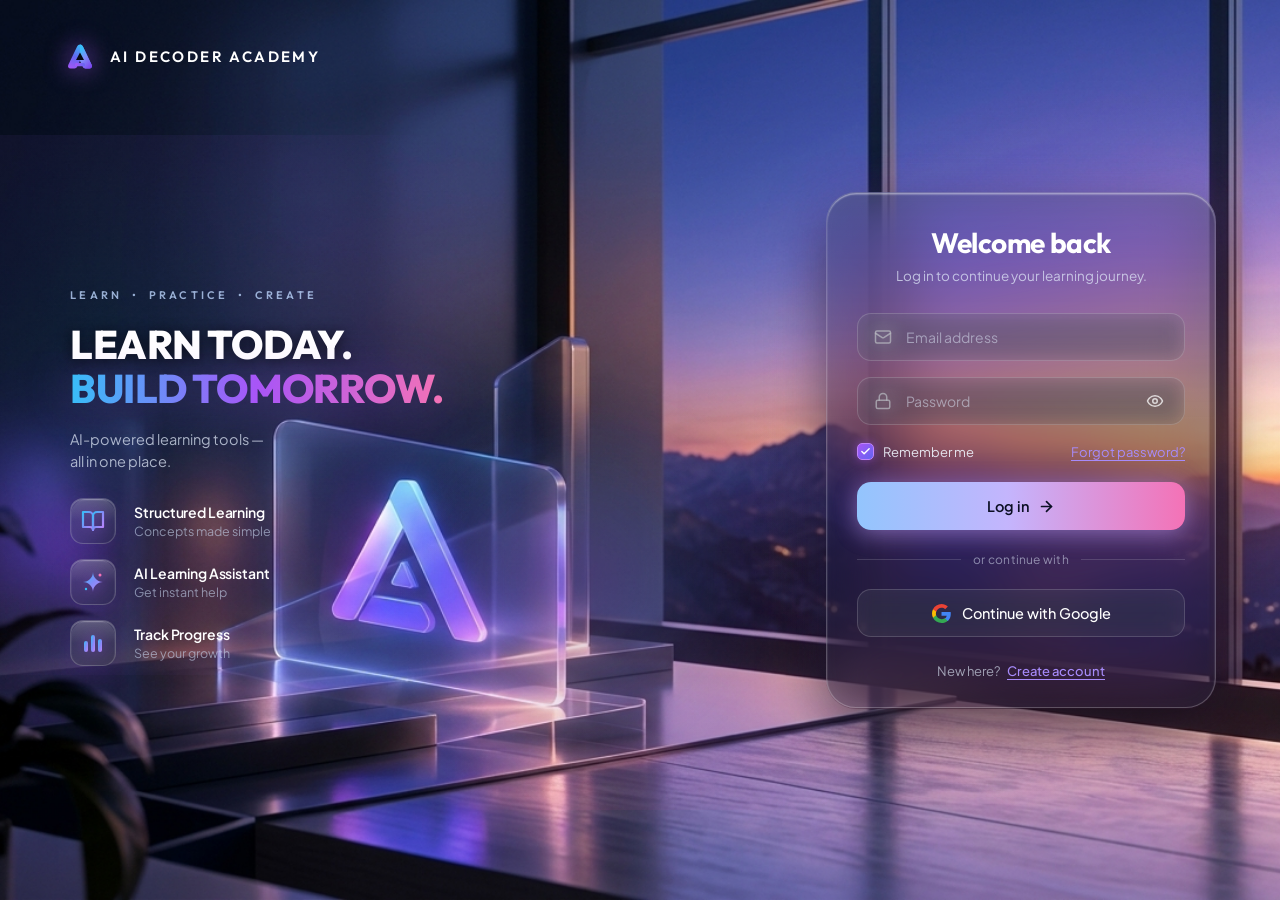
<file: index.html>
<!DOCTYPE html>
<html lang="en">
<head>
  <meta charset="UTF-8">
  <meta name="viewport" content="width=device-width, initial-scale=1.0, maximum-scale=1.0, user-scalable=no, viewport-fit=cover">
  <meta name="description" content="AI Decoder Academy — Cinematic Login. AI-powered learning tools all in one place.">
  <title>AI Decoder Academy — Log In</title>
  
  <link rel="preconnect" href="https://fonts.googleapis.com">
  <link rel="preconnect" href="https://fonts.gstatic.com" crossorigin>
  <link href="https://fonts.googleapis.com/css2?family=Outfit:wght@400;500;600;700;800&family=Plus+Jakarta+Sans:wght@400;500;600;700&display=swap" rel="stylesheet">
  
  <link rel="stylesheet" href="style.css">
</head>
<body>

  <!-- Hidden SVG Gradients & Shared Filters -->
  <svg style="position: absolute; width: 0; height: 0; overflow: hidden;" aria-hidden="true">
    <defs>
      <linearGradient id="iconGradient" x1="0%" y1="0%" x2="100%" y2="100%">
        <stop offset="0%" stop-color="#38bdf8" />
        <stop offset="50%" stop-color="#818cf8" />
        <stop offset="100%" stop-color="#c084fc" />
      </linearGradient>
      <linearGradient id="logoLeftGrad" x1="0%" y1="100%" x2="50%" y2="0%">
        <stop offset="0%" stop-color="#a855f7" />
        <stop offset="50%" stop-color="#6366f1" />
        <stop offset="100%" stop-color="#38bdf8" />
      </linearGradient>
      <linearGradient id="logoRightGrad" x1="50%" y1="0%" x2="100%" y2="100%">
        <stop offset="0%" stop-color="#38bdf8" />
        <stop offset="40%" stop-color="#818cf8" />
        <stop offset="100%" stop-color="#7c3aed" />
      </linearGradient>
      <linearGradient id="logoBarGrad" x1="0%" y1="0%" x2="100%" y2="0%">
        <stop offset="0%" stop-color="#a855f7" />
        <stop offset="100%" stop-color="#6366f1" />
      </linearGradient>
    </defs>
  </svg>

  <main class="app-container" id="mainContainer">
    <!-- Ambient glow overlays for depth -->
    <div class="ambient-glow ambient-left-blue"></div>
    <div class="ambient-glow ambient-center-purple"></div>
    <div class="ambient-glow ambient-right-warm"></div>

    <!-- Top-Left Branding (Desktop) -->
    <header class="brand-header" id="brandHeader">
      <div class="brand-logo-icon">
        <svg viewBox="0 0 64 64" width="100%" height="100%" fill="none" xmlns="http://www.w3.org/2000/svg">
          <path d="M32 7 C34.5 7 36.5 8.5 37.8 11 L55.5 48 C57.2 51.5 54.5 55 50.8 55 L43 55 C40.8 55 38.8 53.6 37.8 51.5 L32 39 L26.2 51.5 C25.2 53.6 23.2 55 21 55 L13.2 55 C9.5 55 6.8 51.5 8.5 48 L26.2 11 C27.5 8.5 29.5 7 32 7 Z" fill="url(#logoLeftGrad)" />
          <path d="M32 7 C34.5 7 36.5 8.5 37.8 11 L55.5 48 C57.2 51.5 54.5 55 50.8 55 L43 55 C40.8 55 38.8 53.6 37.8 51.5 L32 39 Z" fill="url(#logoRightGrad)" />
          <polygon points="32,23 24,38 40,38" fill="#070913" />
          <rect x="22" y="44" width="20" height="6.5" rx="3.25" fill="url(#logoBarGrad)" />
        </svg>
      </div>
      <span class="brand-text">AI DECODER ACADEMY</span>
    </header>

    <!-- Main Viewport Layout Wrapper -->
    <div class="main-content-wrapper">
      
      <!-- ========================================== -->
      <!-- MOBILE SPECIFIC HEADER & HERO SEQUENCE     -->
      <!-- ========================================== -->
      <div class="mobile-top-brand">
        <div class="mobile-brand-icon">
          <svg viewBox="0 0 64 64" width="100%" height="100%" fill="none">
            <path d="M32 7 C34.5 7 36.5 8.5 37.8 11 L55.5 48 C57.2 51.5 54.5 55 50.8 55 L43 55 C40.8 55 38.8 53.6 37.8 51.5 L32 39 L26.2 51.5 C25.2 53.6 23.2 55 21 55 L13.2 55 C9.5 55 6.8 51.5 8.5 48 L26.2 11 C27.5 8.5 29.5 7 32 7 Z" fill="url(#logoLeftGrad)" />
            <polygon points="32,23 24,38 40,38" fill="#070913" />
            <rect x="22" y="44" width="20" height="6.5" rx="3.25" fill="url(#logoBarGrad)" />
          </svg>
        </div>
        <span class="mobile-brand-text">AI DECODER ACADEMY</span>
      </div>

      <div class="mobile-hero-block">
        <span class="mobile-eyebrow">LEARN &bull; PRACTICE &bull; CREATE</span>
        <h1 class="mobile-headline">
          <span class="headline-white">LEARN TODAY.</span>
          <span class="headline-gradient">BUILD TOMORROW.</span>
        </h1>
        <p class="mobile-subtext">AI-powered learning tools — all in one place.</p>
      </div>

      <!-- Mobile 3-Column Compact Features -->
      <div class="mobile-features-row">
        <div class="mobile-feature-col">
          <div class="mobile-feature-icon-box">
            <svg viewBox="0 0 24 24" fill="none" stroke="url(#iconGradient)" stroke-width="2.2" stroke-linecap="round" stroke-linejoin="round">
              <path d="M2 3h6a4 4 0 0 1 4 4v14a3 3 0 0 0-3-3H2z"/>
              <path d="M22 3h-6a4 4 0 0 0-4 4v14a3 3 0 0 1 3-3h7z"/>
            </svg>
          </div>
          <span class="mobile-feature-label">Structured<br>Learning</span>
        </div>
        <div class="mobile-feature-col">
          <div class="mobile-feature-icon-box">
            <svg viewBox="0 0 24 24" fill="url(#iconGradient)">
              <path d="M12 2C12 7.5 7.5 12 2 12C7.5 12 12 16.5 12 22C12 16.5 16.5 12 22 12C16.5 12 12 7.5 12 2Z"/>
              <circle cx="19" cy="5" r="1.5" fill="#f472b6"/>
              <circle cx="5" cy="19" r="1.2" fill="#38bdf8"/>
            </svg>
          </div>
          <span class="mobile-feature-label">AI Learning<br>Assistant</span>
        </div>
        <div class="mobile-feature-col">
          <div class="mobile-feature-icon-box">
            <svg viewBox="0 0 24 24" fill="url(#iconGradient)">
              <rect x="3" y="10" width="4" height="11" rx="2"/>
              <rect x="10" y="4" width="4" height="17" rx="2"/>
              <rect x="17" y="8" width="4" height="13" rx="2"/>
            </svg>
          </div>
          <span class="mobile-feature-label">Track<br>Progress</span>
        </div>
      </div>

      <!-- Mobile Glowing Glass Visual Badge -->
      <div class="mobile-glass-visual">
        <div class="mobile-glass-visual-badge">
          <svg viewBox="0 0 64 64" fill="none">
            <path d="M32 7 C34.5 7 36.5 8.5 37.8 11 L55.5 48 C57.2 51.5 54.5 55 50.8 55 L43 55 C40.8 55 38.8 53.6 37.8 51.5 L32 39 L26.2 51.5 C25.2 53.6 23.2 55 21 55 L13.2 55 C9.5 55 6.8 51.5 8.5 48 L26.2 11 C27.5 8.5 29.5 7 32 7 Z" fill="url(#logoLeftGrad)" />
            <polygon points="32,23 24,38 40,38" fill="#070913" />
            <rect x="22" y="44" width="20" height="6.5" rx="3.25" fill="url(#logoBarGrad)" />
          </svg>
          <span class="mobile-glass-badge-text">AI DECODER STUDIO</span>
        </div>
      </div>

      <!-- ========================================== -->
      <!-- DESKTOP LEFT SECTION (HERO & FEATURES)     -->
      <!-- ========================================== -->
      <section class="left-section" aria-label="Hero Introduction">
        <div class="eyebrow-tag">LEARN &nbsp;&bull;&nbsp; PRACTICE &nbsp;&bull;&nbsp; CREATE</div>
        
        <h1 class="main-headline">
          <span class="headline-white">LEARN TODAY.</span>
          <span class="headline-gradient">BUILD TOMORROW.</span>
        </h1>
        
        <p class="hero-description">
          AI-powered learning tools &mdash;<br>all in one place.
        </p>

        <div class="feature-list">
          <!-- Feature 1: Structured Learning -->
          <div class="feature-item">
            <div class="feature-icon-glass" aria-hidden="true">
              <svg class="feature-svg-icon" viewBox="0 0 24 24" fill="none" stroke="url(#iconGradient)" stroke-width="2.2" stroke-linecap="round" stroke-linejoin="round">
                <path d="M2 3h6a4 4 0 0 1 4 4v14a3 3 0 0 0-3-3H2z"/>
                <path d="M22 3h-6a4 4 0 0 0-4 4v14a3 3 0 0 1 3-3h7z"/>
              </svg>
            </div>
            <div class="feature-text-block">
              <div class="feature-title">Structured Learning</div>
              <div class="feature-desc">Concepts made simple</div>
            </div>
          </div>

          <!-- Feature 2: AI Learning Assistant -->
          <div class="feature-item">
            <div class="feature-icon-glass" aria-hidden="true">
              <svg class="feature-svg-icon" viewBox="0 0 24 24" fill="url(#iconGradient)">
                <path d="M12 2C12 7.5 7.5 12 2 12C7.5 12 12 16.5 12 22C12 16.5 16.5 12 22 12C16.5 12 12 7.5 12 2Z"/>
                <circle cx="19" cy="5" r="1.5" fill="#f472b6"/>
                <circle cx="5" cy="19" r="1.2" fill="#38bdf8"/>
              </svg>
            </div>
            <div class="feature-text-block">
              <div class="feature-title">AI Learning Assistant</div>
              <div class="feature-desc">Get instant help</div>
            </div>
          </div>

          <!-- Feature 3: Track Progress -->
          <div class="feature-item">
            <div class="feature-icon-glass" aria-hidden="true">
              <svg class="feature-svg-icon" viewBox="0 0 24 24" fill="url(#iconGradient)">
                <rect x="3" y="10" width="4" height="11" rx="2"/>
                <rect x="10" y="4" width="4" height="17" rx="2"/>
                <rect x="17" y="8" width="4" height="13" rx="2"/>
              </svg>
            </div>
            <div class="feature-text-block">
              <div class="feature-title">Track Progress</div>
              <div class="feature-desc">See your growth</div>
            </div>
          </div>
        </div>
      </section>

      <!-- Center Ambient Light Bloom (Complementing the 3D Glass Sculpture) -->
      <div class="center-decorative-zone" aria-hidden="true">
        <div class="center-light-bloom"></div>
      </div>

      <!-- ========================================== -->
      <!-- RIGHT SECTION: GLASSMORPHIC LOGIN CARD     -->
      <!-- ========================================== -->
      <section class="right-section" aria-label="Sign In Portal">
        <div class="login-glass-card" id="loginCard">
          
          <div class="card-header">
            <h2 class="card-title">Welcome back</h2>
            <p class="card-subtitle">Log in to continue your learning journey.</p>
          </div>

          <form class="login-form" id="loginForm" novalidate>
            
            <!-- Email Input -->
            <div class="input-group">
              <span class="input-icon-left" aria-hidden="true">
                <svg viewBox="0 0 24 24" width="18" height="18" fill="none" stroke="currentColor" stroke-width="2" stroke-linecap="round" stroke-linejoin="round">
                  <rect x="2" y="4" width="20" height="16" rx="2"/>
                  <path d="m22 7-8.97 5.7a1.94 1.94 0 0 1-2.06 0L2 7"/>
                </svg>
              </span>
              <input 
                type="email" 
                id="emailInput" 
                name="email" 
                class="glass-input" 
                placeholder="Email address" 
                required 
                autocomplete="email"
                aria-label="Email address"
              >
            </div>

            <!-- Password Input -->
            <div class="input-group">
              <span class="input-icon-left" aria-hidden="true">
                <svg viewBox="0 0 24 24" width="18" height="18" fill="none" stroke="currentColor" stroke-width="2" stroke-linecap="round" stroke-linejoin="round">
                  <rect x="3" y="11" width="18" height="11" rx="2" ry="2"/>
                  <path d="M7 11V7a5 5 0 0 1 10 0v4"/>
                </svg>
              </span>
              <input 
                type="password" 
                id="passwordInput" 
                name="password" 
                class="glass-input" 
                placeholder="Password" 
                required 
                autocomplete="current-password"
                aria-label="Password"
              >
              <button type="button" class="input-toggle-right" id="togglePasswordBtn" aria-label="Toggle password visibility">
                <!-- Eye Open Icon -->
                <svg id="eyeOpenIcon" viewBox="0 0 24 24" width="18" height="18" fill="none" stroke="currentColor" stroke-width="2" stroke-linecap="round" stroke-linejoin="round">
                  <path d="M2 12s3-7 10-7 10 7 10 7-3 7-10 7-10-7-10-7Z"/>
                  <circle cx="12" cy="12" r="3"/>
                </svg>
                <!-- Eye Slash Icon (hidden initially) -->
                <svg id="eyeSlashIcon" style="display:none;" viewBox="0 0 24 24" width="18" height="18" fill="none" stroke="currentColor" stroke-width="2" stroke-linecap="round" stroke-linejoin="round">
                  <path d="M9.88 9.88a3 3 0 1 0 4.24 4.24"/>
                  <path d="M10.73 5.08A10.43 10.43 0 0 1 12 5c7 0 10 7 10 7a13.16 13.16 0 0 1-1.67 2.68"/>
                  <path d="M6.61 6.61A13.526 13.526 0 0 0 2 12s3 7 10 7a9.74 9.74 0 0 0 5.39-1.61"/>
                  <line x1="2" y1="2" x2="22" y2="22"/>
                </svg>
              </button>
            </div>

            <!-- Remember me & Forgot password row -->
            <div class="form-options-row">
              <label class="checkbox-label" for="rememberMe">
                <input type="checkbox" id="rememberMe" name="rememberMe" checked class="custom-checkbox-input">
                <span class="custom-checkbox-box" aria-hidden="true">
                  <svg viewBox="0 0 24 24" fill="none" stroke="currentColor" stroke-linecap="round" stroke-linejoin="round">
                    <polyline points="20 6 9 17 4 12"/>
                  </svg>
                </span>
                <span>Remember me</span>
              </label>

              <a href="javascript:void(0)" class="forgot-link" id="forgotPasswordBtn">Forgot password?</a>
            </div>

            <!-- Login Submit CTA Button -->
            <button type="submit" class="login-submit-btn" id="loginBtn">
              <span class="btn-text-content">Log in</span>
              <svg class="btn-arrow-icon" viewBox="0 0 24 24" fill="none" stroke="currentColor" stroke-width="2.4" stroke-linecap="round" stroke-linejoin="round">
                <line x1="5" y1="12" x2="19" y2="12"/>
                <polyline points="12 5 19 12 12 19"/>
              </svg>
              <div class="spinner-icon"></div>
            </button>

            <!-- Divider -->
            <div class="card-divider" aria-hidden="true">
              <div class="divider-line"></div>
              <span class="divider-text">or continue with</span>
              <div class="divider-line"></div>
            </div>

            <!-- Continue with Google Button -->
            <button type="button" class="google-auth-btn" id="googleBtn">
              <svg class="google-icon-svg" viewBox="0 0 24 24" xmlns="http://www.w3.org/2000/svg">
                <path fill="#4285F4" d="M23.745 12.27c0-.7-.06-1.4-.19-2.07H12v4.51h6.6c-.29 1.52-1.14 2.82-2.4 3.68v3.05h3.88c2.27-2.09 3.66-5.17 3.66-9.17z"/>
                <path fill="#34A853" d="M12 24c3.24 0 5.95-1.08 7.93-2.91l-3.88-3.05c-1.08.72-2.45 1.16-4.05 1.16-3.12 0-5.77-2.1-6.72-4.93H1.25v3.15C3.26 21.36 7.34 24 12 24z"/>
                <path fill="#FBBC05" d="M5.28 14.27c-.25-.72-.38-1.49-.38-2.27s.13-1.55.38-2.27V6.58H1.25C.45 8.16 0 9.99 0 12s.45 3.84 1.25 5.42l4.03-3.15z"/>
                <path fill="#EA4335" d="M12 4.75c1.77 0 3.35.61 4.6 1.8l3.42-3.42C17.95 1.19 15.24 0 12 0 7.34 0 3.26 2.64 1.25 6.58l4.03 3.15c.95-2.83 3.6-4.98 6.72-4.98z"/>
              </svg>
              <span>Continue with Google</span>
            </button>

            <!-- Card Footer -->
            <div class="card-footer-text">
              <span>New here?</span>
              <a href="javascript:void(0)" class="create-account-link" id="createAccountBtn">Create account</a>
            </div>


          </form>
        </div>
      </section>

    </div>
  </main>

  <!-- Interactive Feedback Toast -->
  <div class="feedback-toast" id="feedbackToast" role="alert" aria-live="assertive">
    <span id="toastIcon"></span>
    <span id="toastMessage">Feedback message</span>
  </div>

  <!-- Forgot Password Glass Modal -->
  <div class="modal-overlay" id="forgotModal">
    <div class="modal-glass-card">
      <button class="modal-close-btn" id="closeForgotModal" aria-label="Close dialog">
        <svg viewBox="0 0 24 24" width="20" height="20" fill="none" stroke="currentColor" stroke-width="2">
          <line x1="18" y1="6" x2="6" y2="18"/>
          <line x1="6" y1="6" x2="18" y2="18"/>
        </svg>
      </button>
      <div class="card-header" style="text-align: left; margin-bottom: 20px;">
        <h2 class="card-title" style="font-size: 22px;">Reset Password</h2>
        <p class="card-subtitle">Enter your registered email address to receive password recovery instructions.</p>
      </div>
      <form id="forgotForm" class="login-form">
        <div class="input-group">
          <span class="input-icon-left">
            <svg viewBox="0 0 24 24" width="18" height="18" fill="none" stroke="currentColor" stroke-width="2">
              <rect x="2" y="4" width="20" height="16" rx="2"/>
              <path d="m22 7-8.97 5.7a1.94 1.94 0 0 1-2.06 0L2 7"/>
            </svg>
          </span>
          <input type="email" id="resetEmailInput" class="glass-input" placeholder="Registered email address" required>
        </div>
        <button type="submit" class="login-submit-btn" style="margin-top: 10px;">
          <span>Send Recovery Link</span>
        </button>
      </form>
    </div>
  </div>

  <!-- Create Account Glass Modal -->
  <div class="modal-overlay" id="registerModal">
    <div class="modal-glass-card">
      <button class="modal-close-btn" id="closeRegisterModal" aria-label="Close dialog">
        <svg viewBox="0 0 24 24" width="20" height="20" fill="none" stroke="currentColor" stroke-width="2">
          <line x1="18" y1="6" x2="6" y2="18"/>
          <line x1="6" y1="6" x2="18" y2="18"/>
        </svg>
      </button>
      <div class="card-header" style="text-align: left; margin-bottom: 20px;">
        <h2 class="card-title" style="font-size: 22px;">Create Account</h2>
        <p class="card-subtitle">Join AI Decoder Academy and empower your classroom.</p>
      </div>
      <form id="registerForm" class="login-form">
        <div class="input-group">
          <span class="input-icon-left">
            <svg viewBox="0 0 24 24" width="18" height="18" fill="none" stroke="currentColor" stroke-width="2">
              <path d="M20 21v-2a4 4 0 0 0-4-4H8a4 4 0 0 0-4 4v2"/>
              <circle cx="12" cy="7" r="4"/>
            </svg>
          </span>
          <input type="text" id="regNameInput" class="glass-input" placeholder="Full name" required>
        </div>
        <div class="input-group">
          <span class="input-icon-left">
            <svg viewBox="0 0 24 24" width="18" height="18" fill="none" stroke="currentColor" stroke-width="2">
              <rect x="2" y="4" width="20" height="16" rx="2"/>
              <path d="m22 7-8.97 5.7a1.94 1.94 0 0 1-2.06 0L2 7"/>
            </svg>
          </span>
          <input type="email" id="regEmailInput" class="glass-input" placeholder="Email address" required>
        </div>
        <div class="input-group">
          <span class="input-icon-left">
            <svg viewBox="0 0 24 24" width="18" height="18" fill="none" stroke="currentColor" stroke-width="2">
              <rect x="3" y="11" width="18" height="11" rx="2" ry="2"/>
              <path d="M7 11V7a5 5 0 0 1 10 0v4"/>
            </svg>
          </span>
          <input type="password" id="regPasswordInput" class="glass-input" placeholder="Create strong password" required>
        </div>
        <button type="submit" class="login-submit-btn" style="margin-top: 10px;">
          <span>Get Started</span>
        </button>
      </form>
    </div>
  </div>

  <script src="script.js"></script>
</body>
</html>
</file>
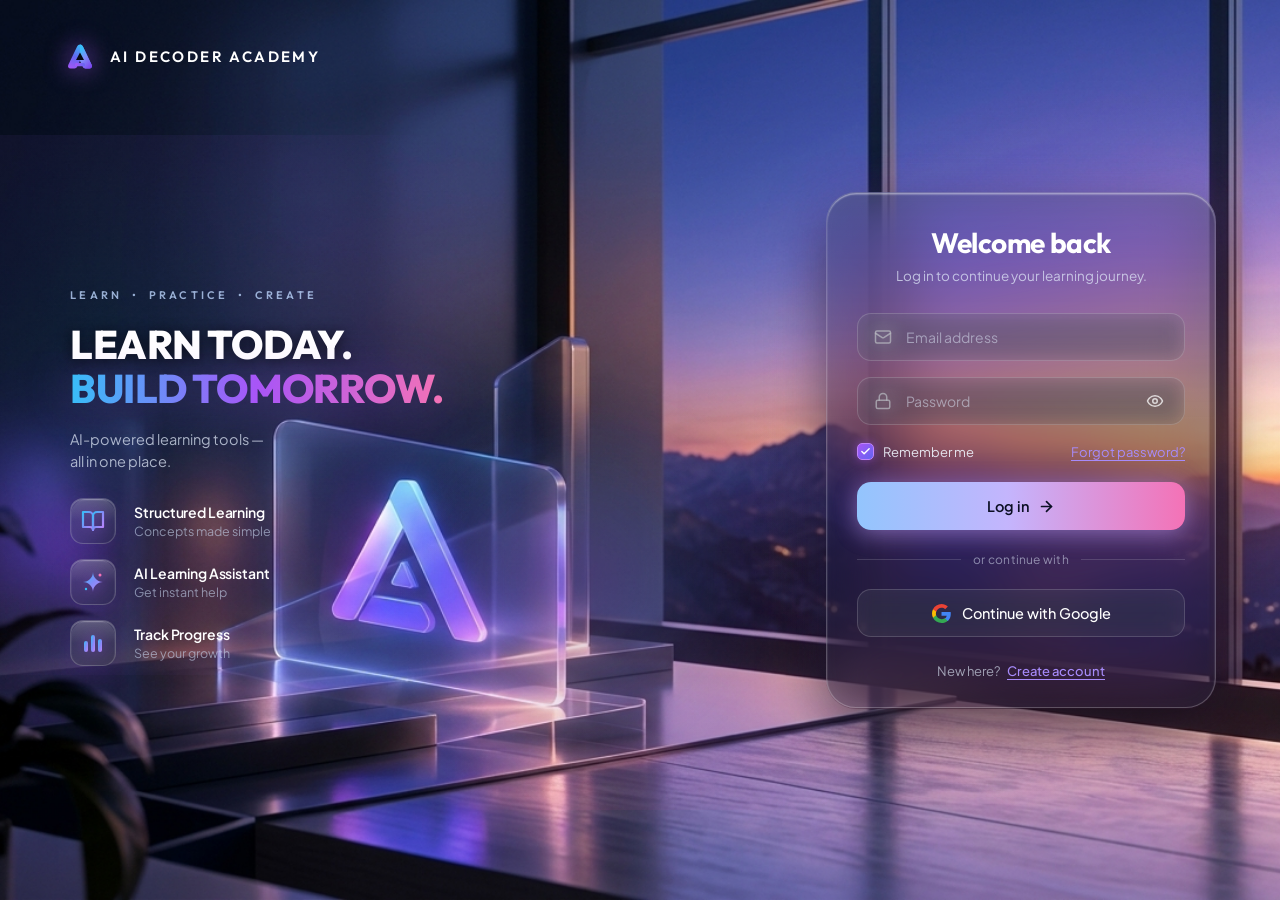
<file: notes-login-page/index.html>
﻿<!DOCTYPE html>
<html>
<head>
  <meta charset="utf-8">
  <title>Redirecting...</title>
  <meta http-equiv="refresh" content="0; url=../teacher-onboarding/">
  <script>window.location.replace('../teacher-onboarding/');</script>
</head>
<body>
  <p>Redirecting to <a href="../teacher-onboarding/">Teacher Onboarding</a>...</p>
</body>
</html>
</file>
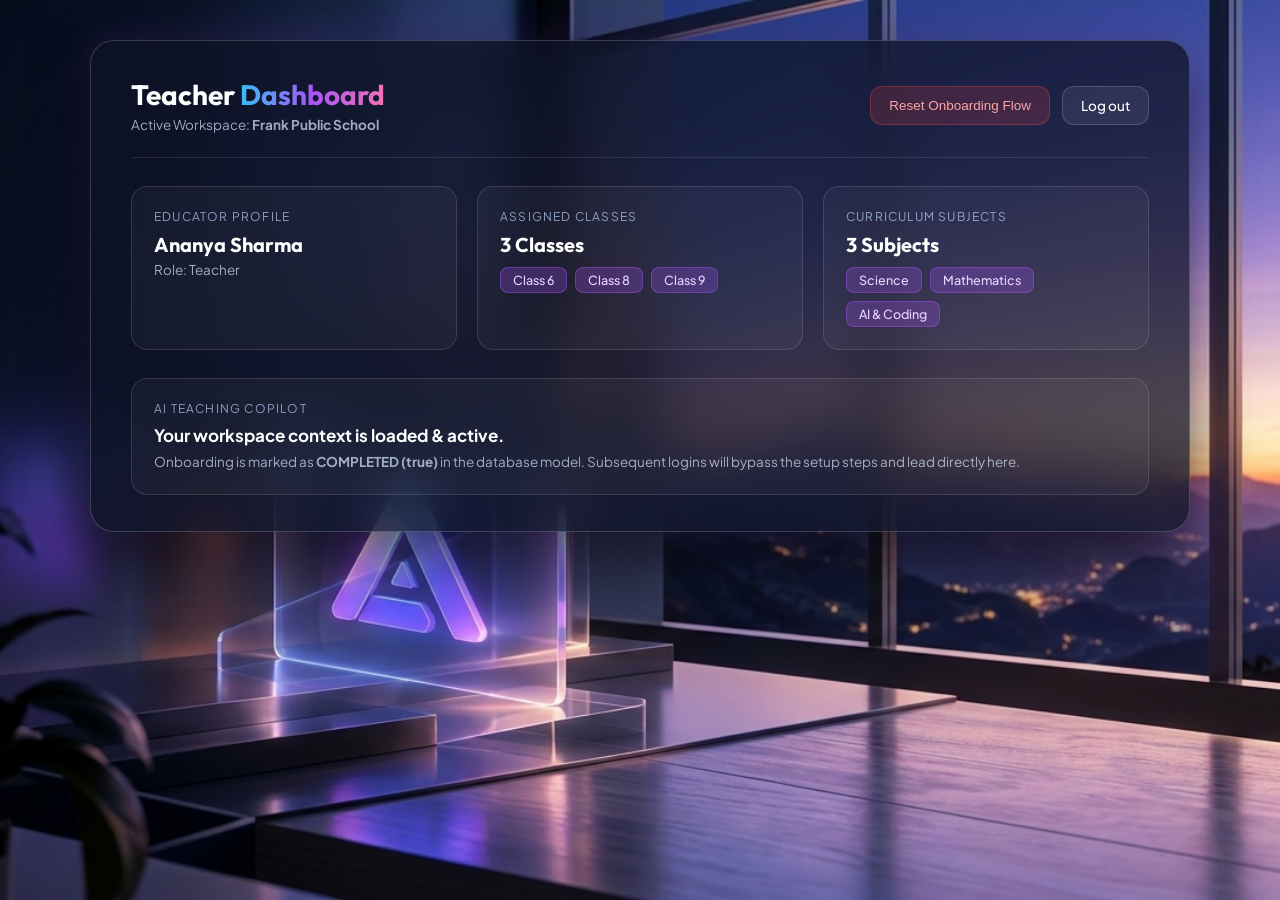
<file: dashboard.html>
<!DOCTYPE html>
<html lang="en">
<head>
  <meta charset="UTF-8">
  <meta name="viewport" content="width=device-width, initial-scale=1.0">
  <title>Teacher Dashboard — AI DECODER ACADEMY</title>
  
  <link rel="preconnect" href="https://fonts.googleapis.com">
  <link rel="preconnect" href="https://fonts.gstatic.com" crossorigin>
  <link href="https://fonts.googleapis.com/css2?family=Outfit:wght@400;500;600;700;800&family=Plus+Jakarta+Sans:wght@400;500;600;700&display=swap" rel="stylesheet">
  
  <style>
    :root {
      --font-primary: 'Plus Jakarta Sans', sans-serif;
      --font-heading: 'Outfit', sans-serif;
      --bg-dark: #060814;
      --gradient-headline: linear-gradient(90deg, #38bdf8 0%, #a855f7 50%, #f472b6 100%);
    }

    * { box-sizing: border-box; margin: 0; padding: 0; }

    body {
      width: 100vw;
      min-height: 100vh;
      font-family: var(--font-primary);
      background-color: var(--bg-dark);
      background-image: url('assets/bg.jpg');
      background-size: cover;
      background-position: center;
      background-attachment: fixed;
      color: #ffffff;
      padding: 40px 5vw;
    }

    .dash-container {
      max-width: 1100px;
      margin: 0 auto;
      background: rgba(14, 18, 38, 0.75);
      border: 1px solid rgba(255, 255, 255, 0.18);
      border-radius: 24px;
      backdrop-filter: blur(28px);
      -webkit-backdrop-filter: blur(28px);
      box-shadow: 0 25px 60px rgba(0, 0, 0, 0.6), 0 0 40px rgba(168, 85, 247, 0.15);
      padding: 36px 40px;
    }

    .dash-header {
      display: flex;
      justify-content: space-between;
      align-items: center;
      border-bottom: 1px solid rgba(255, 255, 255, 0.1);
      padding-bottom: 24px;
      margin-bottom: 28px;
    }

    .dash-title {
      font-family: var(--font-heading);
      font-size: 28px;
      font-weight: 700;
    }

    .dash-gradient-text {
      background: var(--gradient-headline);
      -webkit-background-clip: text;
      -webkit-text-fill-color: transparent;
    }

    .dash-meta {
      font-size: 13.5px;
      color: rgba(220, 235, 255, 0.7);
      margin-top: 4px;
    }

    .dash-actions {
      display: flex;
      gap: 12px;
    }

    .btn-secondary {
      background: rgba(255, 255, 255, 0.08);
      border: 1px solid rgba(255, 255, 255, 0.16);
      color: #ffffff;
      padding: 10px 18px;
      border-radius: 12px;
      cursor: pointer;
      font-size: 13.5px;
      font-weight: 500;
      transition: all 0.2s ease;
      text-decoration: none;
    }

    .btn-secondary:hover {
      background: rgba(255, 255, 255, 0.14);
    }

    .btn-danger {
      background: rgba(239, 68, 68, 0.18);
      border: 1px solid rgba(239, 68, 68, 0.35);
      color: #fca5a5;
    }

    .btn-danger:hover {
      background: rgba(239, 68, 68, 0.3);
    }

    .cards-grid {
      display: grid;
      grid-template-columns: repeat(auto-fit, minmax(280px, 1fr));
      gap: 20px;
      margin-bottom: 28px;
    }

    .info-card {
      background: rgba(255, 255, 255, 0.04);
      border: 1px solid rgba(255, 255, 255, 0.12);
      border-radius: 16px;
      padding: 22px;
    }

    .info-card-label {
      font-size: 12px;
      text-transform: uppercase;
      letter-spacing: 0.1em;
      color: rgba(186, 215, 255, 0.7);
      margin-bottom: 8px;
    }

    .info-card-value {
      font-size: 20px;
      font-weight: 700;
      color: #ffffff;
      font-family: var(--font-heading);
    }

    .badge-list {
      display: flex;
      flex-wrap: wrap;
      gap: 8px;
      margin-top: 10px;
    }

    .dash-badge {
      background: rgba(168, 85, 247, 0.25);
      border: 1px solid rgba(168, 85, 247, 0.4);
      color: #e9d5ff;
      padding: 4px 12px;
      border-radius: 8px;
      font-size: 12.5px;
      font-weight: 500;
    }
  </style>
</head>
<body>

  <div class="dash-container">
    <div class="dash-header">
      <div>
        <h1 class="dash-title">Teacher <span class="dash-gradient-text">Dashboard</span></h1>
        <p class="dash-meta">Active Workspace: <strong id="dashWorkspaceName">Frank Public School</strong></p>
      </div>
      <div class="dash-actions">
        <button class="btn-secondary btn-danger" id="resetDemoBtn">Reset Onboarding Flow</button>
        <a href="index.html" class="btn-secondary" id="logoutBtn">Log out</a>
      </div>
    </div>

    <div class="cards-grid">
      <div class="info-card">
        <div class="info-card-label">Educator Profile</div>
        <div class="info-card-value" id="dashTeacherName">Ananya Sharma</div>
        <p class="dash-meta" style="margin-top: 4px;" id="dashTeacherRole">Role: Teacher</p>
      </div>

      <div class="info-card">
        <div class="info-card-label">Assigned Classes</div>
        <div class="info-card-value" id="dashClassCount">3 Classes</div>
        <div class="badge-list" id="dashClassBadges">
          <span class="dash-badge">Class 6</span>
          <span class="dash-badge">Class 8</span>
          <span class="dash-badge">Class 9</span>
        </div>
      </div>

      <div class="info-card">
        <div class="info-card-label">Curriculum Subjects</div>
        <div class="info-card-value" id="dashSubjectCount">3 Subjects</div>
        <div class="badge-list" id="dashSubjectBadges">
          <span class="dash-badge">Science</span>
          <span class="dash-badge">Mathematics</span>
          <span class="dash-badge">AI & Coding</span>
        </div>
      </div>
    </div>

    <div class="info-card" style="margin-top: 20px;">
      <div class="info-card-label">AI Teaching Copilot</div>
      <h3 style="margin-top: 6px; font-size: 17px;">Your workspace context is loaded & active.</h3>
      <p style="color: rgba(220, 235, 255, 0.7); font-size: 13.5px; line-height: 1.5; margin-top: 6px;">
        Onboarding is marked as <strong>COMPLETED (true)</strong> in the database model. Subsequent logins will bypass the setup steps and lead directly here.
      </p>
    </div>
  </div>

  <script>
    document.addEventListener('DOMContentLoaded', () => {
      const dataStr = localStorage.getItem('aida_teacher_profile');
      if (dataStr) {
        try {
          const data = JSON.parse(dataStr);
          if (data.workspaceName) document.getElementById('dashWorkspaceName').textContent = data.workspaceName;
          if (data.fullName) document.getElementById('dashTeacherName').textContent = data.fullName;
          if (data.role) document.getElementById('dashTeacherRole').textContent = 'Role: ' + data.role;
          
          if (data.classes && data.classes.length > 0) {
            document.getElementById('dashClassCount').textContent = data.classes.length + ' Classes';
            document.getElementById('dashClassBadges').innerHTML = data.classes.map(c => `<span class="dash-badge">${c}</span>`).join('');
          }
          
          if (data.subjects && data.subjects.length > 0) {
            document.getElementById('dashSubjectCount').textContent = data.subjects.length + ' Subjects';
            document.getElementById('dashSubjectBadges').innerHTML = data.subjects.map(s => `<span class="dash-badge">${s}</span>`).join('');
          }
        } catch (e) {
          console.error(e);
        }
      }

      // Reset Demo Button (allows testing onboarding again anytime)
      document.getElementById('resetDemoBtn').addEventListener('click', () => {
        localStorage.removeItem('aida_onboarding_completed');
        localStorage.removeItem('aida_onboarding_step');
        window.location.href = 'onboarding.html';
      });
    });
  </script>
</body>
</html>
</file>
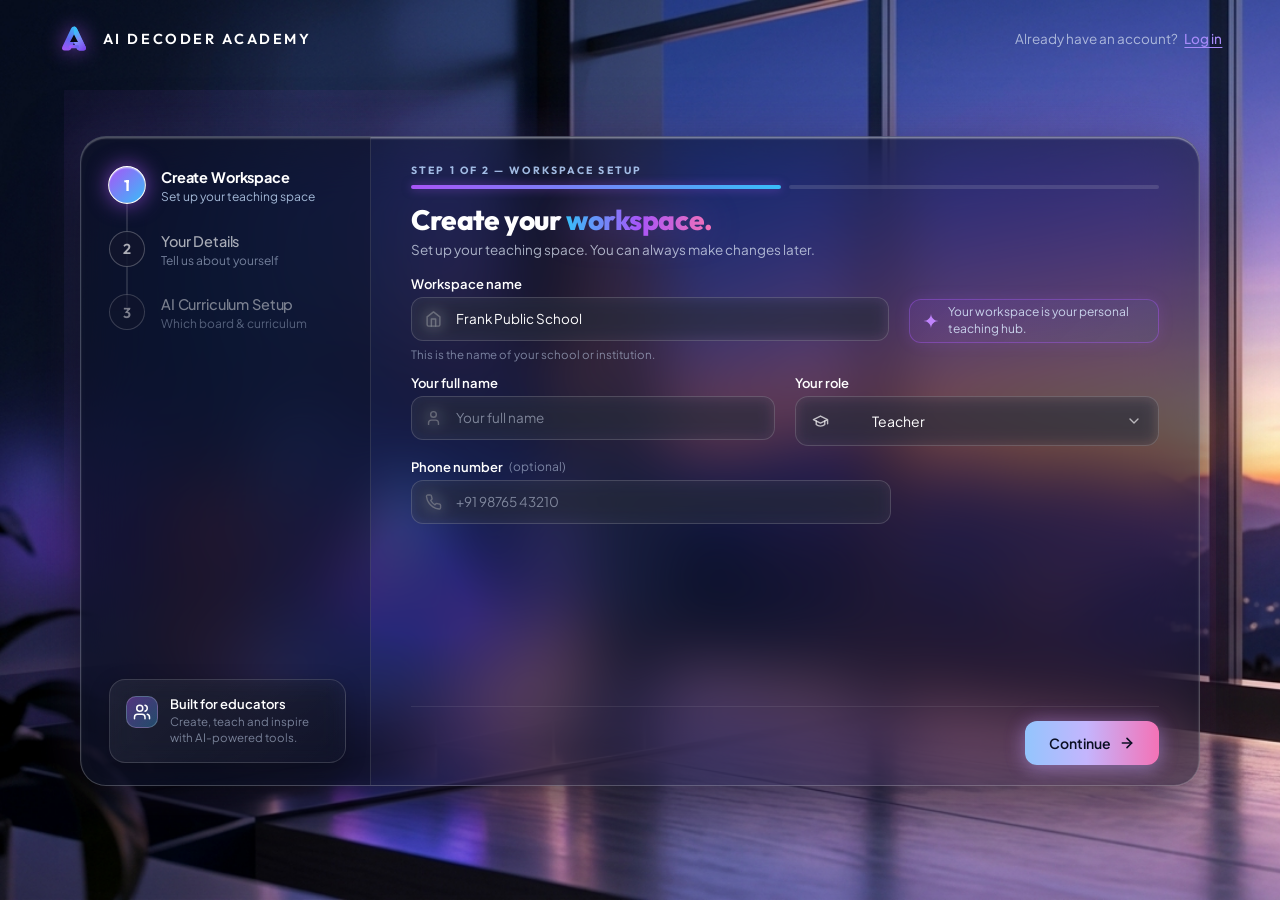
<file: onboarding.html>
<!DOCTYPE html>
<html lang="en">
<head>
  <meta charset="UTF-8">
  <meta name="viewport" content="width=device-width, initial-scale=1.0, viewport-fit=cover">
  <meta name="description" content="AI Decoder Academy — Teacher Onboarding & Workspace Setup">
  <title>Teacher Onboarding — AI Decoder Academy</title>
  
  <link rel="preconnect" href="https://fonts.googleapis.com">
  <link rel="preconnect" href="https://fonts.gstatic.com" crossorigin>
  <link href="https://fonts.googleapis.com/css2?family=Outfit:wght@400;500;600;700;800&family=Plus+Jakarta+Sans:wght@400;500;600;700&display=swap" rel="stylesheet">
  
  <link rel="stylesheet" href="onboarding.css">
</head>
<body>

  <!-- Shared SVG Definitions -->
  <svg style="position: absolute; width: 0; height: 0; overflow: hidden;" aria-hidden="true">
    <defs>
      <linearGradient id="logoLeftGrad" x1="0%" y1="100%" x2="50%" y2="0%">
        <stop offset="0%" stop-color="#a855f7" />
        <stop offset="50%" stop-color="#6366f1" />
        <stop offset="100%" stop-color="#38bdf8" />
      </linearGradient>
      <linearGradient id="logoRightGrad" x1="50%" y1="0%" x2="100%" y2="100%">
        <stop offset="0%" stop-color="#38bdf8" />
        <stop offset="40%" stop-color="#818cf8" />
        <stop offset="100%" stop-color="#7c3aed" />
      </linearGradient>
      <linearGradient id="logoBarGrad" x1="0%" y1="0%" x2="100%" y2="0%">
        <stop offset="0%" stop-color="#a855f7" />
        <stop offset="100%" stop-color="#6366f1" />
      </linearGradient>
    </defs>
  </svg>

  <main class="onboard-viewport">
    <!-- Ambient Depth Lighting Overlays -->
    <div class="ambient-glow ambient-left-blue"></div>
    <div class="ambient-glow ambient-right-sunset"></div>

    <!-- Top Header Bar (Branding & Account Link) -->
    <header class="onboard-top-bar">
      <a href="index.html" class="onboard-brand" aria-label="Go to login page">
        <div class="onboard-brand-logo">
          <svg viewBox="0 0 64 64" width="100%" height="100%" fill="none" xmlns="http://www.w3.org/2000/svg">
            <path d="M32 7 C34.5 7 36.5 8.5 37.8 11 L55.5 48 C57.2 51.5 54.5 55 50.8 55 L43 55 C40.8 55 38.8 53.6 37.8 51.5 L32 39 L26.2 51.5 C25.2 53.6 23.2 55 21 55 L13.2 55 C9.5 55 6.8 51.5 8.5 48 L26.2 11 C27.5 8.5 29.5 7 32 7 Z" fill="url(#logoLeftGrad)" />
            <path d="M32 7 C34.5 7 36.5 8.5 37.8 11 L55.5 48 C57.2 51.5 54.5 55 50.8 55 L43 55 C40.8 55 38.8 53.6 37.8 51.5 L32 39 Z" fill="url(#logoRightGrad)" />
            <polygon points="32,23 24,38 40,38" fill="#070913" />
            <rect x="22" y="44" width="20" height="6.5" rx="3.25" fill="url(#logoBarGrad)" />
          </svg>
        </div>
        <span class="onboard-brand-text">AI DECODER ACADEMY</span>
      </a>

      <div class="top-account-link">
        <span>Already have an account?</span>
        <a href="index.html" id="topLoginLink">Log in</a>
      </div>
    </header>

    <!-- Main Glass Onboarding Container -->
    <div class="onboard-main-container">
      
      <!-- ========================================== -->
      <!-- LEFT SIDEBAR (25-27%)                      -->
      <!-- ========================================== -->
      <aside class="onboard-sidebar">
        
        <div class="sidebar-steps-wrapper">
          <div class="steps-connector-line"></div>

          <!-- Step 1 Navigation -->
          <div class="step-nav-item is-active" id="stepNavItem1" data-step="1">
            <div class="step-nav-circle">1</div>
            <div class="step-nav-text">
              <span class="step-nav-title">Create Workspace</span>
              <span class="step-nav-desc">Set up your teaching space</span>
            </div>
          </div>

          <!-- Step 2 Navigation -->
          <div class="step-nav-item" id="stepNavItem2" data-step="2">
            <div class="step-nav-circle">2</div>
            <div class="step-nav-text">
              <span class="step-nav-title">Your Details</span>
              <span class="step-nav-desc">Tell us about yourself</span>
            </div>
          </div>

          <!-- Step 3 Navigation (AI Onboarding Continuation) -->
          <div class="step-nav-item" id="stepNavItem3" data-step="3" style="cursor: default; opacity: 0.7;">
            <div class="step-nav-circle">3</div>
            <div class="step-nav-text">
              <span class="step-nav-title">AI Curriculum Setup</span>
              <span class="step-nav-desc">Which board & curriculum</span>
            </div>
          </div>
        </div>

        <!-- Sidebar Bottom Educator Card -->
        <div class="sidebar-bottom-card">
          <div class="educator-icon-box" aria-hidden="true">
            <svg viewBox="0 0 24 24" width="18" height="18" fill="none" stroke="currentColor" stroke-width="2" stroke-linecap="round" stroke-linejoin="round">
              <path d="M16 21v-2a4 4 0 0 0-4-4H6a4 4 0 0 0-4 4v2"/>
              <circle cx="9" cy="7" r="4"/>
              <path d="M22 21v-2a4 4 0 0 0-3-3.87"/>
              <path d="M16 3.13a4 4 0 0 1 0 7.75"/>
            </svg>
          </div>
          <div class="educator-card-content">
            <span class="educator-card-title">Built for educators</span>
            <span class="educator-card-desc">Create, teach and inspire with AI-powered tools.</span>
          </div>
        </div>

      </aside>

      <!-- ========================================== -->
      <!-- RIGHT CONTENT AREA (FORM & FLOW)           -->
      <!-- ========================================== -->
      <section class="onboard-content-area">
        
        <!-- Step 1 Pane: Create Workspace (Specification Focus) -->
        <div class="step-pane active" id="stepPane1">
          
          <div class="onboard-step-indicator">
            <span class="step-label-text">STEP 1 OF 2 — WORKSPACE SETUP</span>
            <div class="step-progress-bars">
              <div class="progress-bar-seg is-active"></div>
              <div class="progress-bar-seg"></div>
            </div>
          </div>

          <div class="onboard-heading-block">
            <h1 class="onboard-main-heading">
              Create your <span class="heading-gradient-word">workspace.</span>
            </h1>
            <p class="onboard-sub-description">
              Set up your teaching space. You can always make changes later.
            </p>
          </div>

          <form id="step1Form" class="onboard-form" novalidate>
            
            <!-- Row 1: Workspace Name & Right Helper Card -->
            <div class="form-field-row">
              <div class="form-col-flex" id="colWorkspaceName">
                <label for="workspaceNameInput" class="form-label">Workspace name</label>
                <div class="onboard-input-box">
                  <span class="input-icon-decor" aria-hidden="true">
                    <!-- School / Building Icon -->
                    <svg viewBox="0 0 24 24" width="18" height="18" fill="none" stroke="currentColor" stroke-width="2" stroke-linecap="round" stroke-linejoin="round">
                      <path d="m3 9 9-7 9 7v11a2 2 0 0 1-2 2H5a2 2 0 0 1-2-2z"/>
                      <polyline points="9 22 9 12 15 12 15 22"/>
                    </svg>
                  </span>
                  <input 
                    type="text" 
                    id="workspaceNameInput" 
                    class="onboard-glass-input" 
                    placeholder="e.g. Frank Public School" 
                    value="Frank Public School"
                    required
                  >
                </div>
                <span class="field-help-text">This is the name of your school or institution.</span>
                <span class="field-error-msg">Please enter your workspace name.</span>
              </div>

              <!-- Right-Side Decorative Helper Card -->
              <div class="form-col-fixed">
                <div class="decorative-helper-card">
                  <svg class="helper-sparkle-icon" viewBox="0 0 24 24" fill="currentColor">
                    <path d="M12 2C12 7.5 7.5 12 2 12C7.5 12 12 16.5 12 22C12 16.5 16.5 12 22 12C16.5 12 12 7.5 12 2Z"/>
                  </svg>
                  <span class="helper-card-text">
                    Your workspace is your personal teaching hub.
                  </span>
                </div>
              </div>
            </div>

            <!-- Row 2: Full Name & Role -->
            <div class="form-field-row">
              <div class="form-col-flex" id="colFullName">
                <label for="fullNameInput" class="form-label">Your full name</label>
                <div class="onboard-input-box">
                  <span class="input-icon-decor" aria-hidden="true">
                    <!-- User Icon -->
                    <svg viewBox="0 0 24 24" width="18" height="18" fill="none" stroke="currentColor" stroke-width="2" stroke-linecap="round" stroke-linejoin="round">
                      <path d="M19 21v-2a4 4 0 0 0-4-4H9a4 4 0 0 0-4 4v2"/>
                      <circle cx="12" cy="7" r="4"/>
                    </svg>
                  </span>
                  <input 
                    type="text" 
                    id="fullNameInput" 
                    class="onboard-glass-input" 
                    placeholder="Your full name" 
                    required
                  >
                </div>
                <span class="field-error-msg">Please enter your full name.</span>
              </div>

              <div class="form-col-flex" id="colRole">
                <label class="form-label">Your role</label>
                <div class="custom-select-wrapper" id="roleSelectWrapper">
                  <div class="custom-select-trigger" id="roleSelectTrigger" tabindex="0">
                    <span class="input-icon-decor" aria-hidden="true" style="left: 16px;">
                      <!-- Graduation Cap Icon -->
                      <svg viewBox="0 0 24 24" width="18" height="18" fill="none" stroke="currentColor" stroke-width="2" stroke-linecap="round" stroke-linejoin="round">
                        <path d="M22 10v6M2 10l10-5 10 5-10 5z"/>
                        <path d="M6 12v5c3 3 9 3 12 0v-5"/>
                      </svg>
                    </span>
                    <span id="selectedRoleText" style="margin-left: 30px;">Teacher</span>
                    <svg class="chevron-icon" viewBox="0 0 24 24" fill="none" stroke="currentColor" stroke-width="2" stroke-linecap="round" stroke-linejoin="round">
                      <polyline points="6 9 12 15 18 9"/>
                    </svg>
                  </div>
                  <div class="custom-select-options">
                    <div class="custom-option selected" data-value="Teacher">Teacher</div>
                    <div class="custom-option" data-value="School Administrator">School Administrator</div>
                    <div class="custom-option" data-value="Tutor">Tutor</div>
                    <div class="custom-option" data-value="Other">Other</div>
                  </div>
                </div>
                <input type="hidden" id="roleInput" name="role" value="Teacher">
              </div>
            </div>

            <!-- Row 3: Phone Number (Optional) -->
            <div class="form-field-row">
              <div class="form-col-flex" style="max-width: 480px;">
                <label for="phoneInput" class="form-label">
                  Phone number <span class="label-optional">(optional)</span>
                </label>
                <div class="onboard-input-box">
                  <span class="input-icon-decor" aria-hidden="true">
                    <!-- Phone Icon -->
                    <svg viewBox="0 0 24 24" width="18" height="18" fill="none" stroke="currentColor" stroke-width="2" stroke-linecap="round" stroke-linejoin="round">
                      <path d="M22 16.92v3a2 2 0 0 1-2.18 2 19.79 19.79 0 0 1-8.63-3.07 19.5 19.5 0 0 1-6-6 19.79 19.79 0 0 1-3.07-8.67A2 2 0 0 1 4.11 2h3a2 2 0 0 1 2 1.72 12.84 12.84 0 0 0 .7 2.81 2 2 0 0 1-.45 2.11L8.09 9.91a16 16 0 0 0 6 6l1.27-1.27a2 2 0 0 1 2.11-.45 12.84 12.84 0 0 0 2.81.7A2 2 0 0 1 22 16.92z"/>
                    </svg>
                  </span>
                  <input 
                    type="tel" 
                    id="phoneInput" 
                    class="onboard-glass-input" 
                    placeholder="+91 98765 43210" 
                  >
                </div>
              </div>
            </div>

          </form>

        </div>

        <!-- Step 2 Pane: Your Details -->
        <div class="step-pane" id="stepPane2">
          <div class="onboard-step-indicator">
            <span class="step-label-text">STEP 2 OF 2 — TEACHER DETAILS</span>
            <div class="step-progress-bars">
              <div class="progress-bar-seg is-completed"></div>
              <div class="progress-bar-seg is-active"></div>
            </div>
          </div>

          <div class="onboard-heading-block">
            <h1 class="onboard-main-heading">
              Tell us about <span class="heading-gradient-word">yourself.</span>
            </h1>
            <p class="onboard-sub-description">
              Help your students and colleagues learn more about your teaching background.
            </p>
          </div>

          <form id="step2Form" class="onboard-form">
            <div class="form-field-row">
              <div class="form-col-flex">
                <label class="form-label">Years of teaching experience</label>
                <input type="number" id="expInput" class="onboard-glass-input" placeholder="e.g. 5" value="5" min="0">
              </div>
              <div class="form-col-flex">
                <label class="form-label">Primary Department</label>
                <input type="text" id="deptInput" class="onboard-glass-input" placeholder="e.g. STEM / Science" value="STEM & Robotics">
              </div>
            </div>
            <div class="form-col-flex">
              <label class="form-label">Bio / Teaching Philosophy</label>
              <textarea id="bioInput" class="onboard-glass-input" style="height: 72px; padding: 10px 14px; resize: none;" placeholder="Share a few words on how you like to empower students...">Passionate about decoding complex AI and computing concepts into engaging interactive lessons for students.</textarea>
            </div>
          </form>
        </div>


        <!-- Bottom Action Bar (Continue Button) -->
        <div class="onboard-action-bar">
          <button type="button" class="back-step-btn" id="prevStepBtn">
            <svg viewBox="0 0 24 24" width="16" height="16" fill="none" stroke="currentColor" stroke-width="2.5">
              <polyline points="15 18 9 12 15 6"/>
            </svg>
            <span>Back</span>
          </button>

          <button type="button" class="continue-step-btn" id="nextStepBtn">
            <span id="btnActionText">Continue</span>
            <svg viewBox="0 0 24 24" fill="none" stroke="currentColor" stroke-width="2.4" stroke-linecap="round" stroke-linejoin="round">
              <line x1="5" y1="12" x2="19" y2="12"/>
              <polyline points="12 5 19 12 12 19"/>
            </svg>
          </button>
        </div>

      </section>

    </div>

    <!-- Cinematic AI Onboarding Transition Overlay -->
    <div class="ai-transition-overlay" id="aiTransitionOverlay" aria-live="polite" aria-hidden="true">
      <div class="trans-nebula" aria-hidden="true"></div>
      <div class="trans-glow-center" aria-hidden="true"></div>

      <div class="trans-content">
        <!-- AI Orb matching the dark-glass visual language -->
        <div class="trans-orb-wrap" id="transOrbWrap">
          <div class="trans-float">
            <div class="trans-orb" data-state="normal">
              <div class="trans-orb-gl"></div>
              <div class="trans-sphere">
                <div class="trans-swirl"></div>
              </div>
              <div class="trans-face">
                <div class="trans-eye l" id="transEyeL"></div>
                <div class="trans-eye r" id="transEyeR"></div>
                <div class="trans-mouth"></div>
              </div>
            </div>
          </div>
        </div>

        <!-- Sequential Message Sequence -->
        <div class="trans-message-box" id="transMessageBox">
          <div class="trans-msg" id="transMsg"></div>
        </div>
      </div>
    </div>
  </main>

  <script src="onboarding.js"></script>
</body>
</html>
</file>
<file: style.css>
/* ==========================================================================
   AI DECODER ACADEMY — HIGH-FIDELITY CINEMATIC LOGIN EXPERIENCE
   Full-Screen 100% Viewport, Zero Scrolling, Pure Glassmorphism
   ========================================================================== */

@import url('https://fonts.googleapis.com/css2?family=Outfit:wght@400;500;600;700;800&family=Plus+Jakarta+Sans:wght@400;500;600;700&display=swap');

:root {
  --font-primary: 'Plus Jakarta Sans', -apple-system, BlinkMacSystemFont, 'Segoe UI', Roboto, sans-serif;
  --font-heading: 'Outfit', -apple-system, BlinkMacSystemFont, sans-serif;
  
  /* Core Color Palette */
  --bg-dark: #060814;
  --text-white: #ffffff;
  --text-muted: rgba(226, 235, 250, 0.72);
  --text-dim: rgba(200, 215, 240, 0.6);
  
  /* Neon Accents & Gradients */
  --accent-cyan: #38bdf8;
  --accent-blue: #60a5fa;
  --accent-violet: #a855f7;
  --accent-pink: #ec4899;
  --accent-rose: #f472b6;
  
  --gradient-headline: linear-gradient(90deg, #38bdf8 0%, #a855f7 50%, #f472b6 100%);
  --gradient-login-btn: linear-gradient(90deg, #93c5fd 0%, #c4b5fd 46%, #f472b6 100%);
  --gradient-login-btn-hover: linear-gradient(90deg, #a7d1ff 0%, #d4c8ff 46%, #f9a8d4 100%);
  --gradient-icon: linear-gradient(135deg, #38bdf8 0%, #a855f7 100%);

  /* Refined Glassmorphism Specs */
  --glass-card-bg: rgba(18, 22, 45, 0.38);
  --glass-card-border: rgba(255, 255, 255, 0.24);
  --glass-input-bg: rgba(255, 255, 255, 0.07);
  --glass-input-border: rgba(255, 255, 255, 0.16);
  --glass-input-focus: rgba(168, 85, 247, 0.85);
  --glass-blur: blur(32px) saturate(180%);
}

/* ==========================================================================
   Reset & Viewport Constraints (STRICT NO SCROLL)
   ========================================================================== */
*, *::before, *::after {
  box-sizing: border-box;
  margin: 0;
  padding: 0;
}

html, body {
  width: 100vw;
  height: 100dvh;
  min-height: 100dvh;
  max-height: 100dvh;
  overflow: hidden;
  font-family: var(--font-primary);
  background-color: var(--bg-dark);
  color: var(--text-white);
  -webkit-font-smoothing: antialiased;
  -moz-osx-font-smoothing: grayscale;
  user-select: none;
}

/* ==========================================================================
   Master App Container
   ========================================================================== */
.app-container {
  position: relative;
  width: 100vw;
  height: 100dvh;
  max-height: 100dvh;
  overflow: hidden;
  display: flex;
  align-items: center;
  justify-content: space-between;
  background-color: #060814;
  background-image: url('assets/bg.jpg');
  background-size: cover;
  background-position: center center;
  background-repeat: no-repeat;
}

/* Ambient dynamic glow overlays */
.ambient-glow {
  position: absolute;
  pointer-events: none;
  z-index: 1;
}

.ambient-left-blue {
  top: 15%;
  left: 0%;
  width: 45vw;
  height: 60vh;
  background: radial-gradient(circle at 20% 40%, rgba(56, 189, 248, 0.08) 0%, rgba(168, 85, 247, 0.06) 45%, transparent 70%);
}

.ambient-center-purple {
  bottom: 10%;
  left: 30%;
  width: 40vw;
  height: 50vh;
  background: radial-gradient(circle at 50% 60%, rgba(168, 85, 247, 0.12) 0%, rgba(236, 72, 153, 0.08) 40%, transparent 70%);
}

.ambient-right-warm {
  top: 10%;
  right: 0%;
  width: 45vw;
  height: 80vh;
  background: radial-gradient(circle at 75% 50%, rgba(249, 115, 22, 0.09) 0%, rgba(236, 72, 153, 0.07) 40%, transparent 70%);
}

/* ==========================================================================
   Top-Left Brand / Logo
   ========================================================================== */
.brand-header {
  position: absolute;
  top: 4.5vh;
  left: 5vw;
  z-index: 20;
  display: flex;
  align-items: center;
  gap: 14px;
}

.brand-logo-icon {
  width: 32px;
  height: 32px;
  filter: drop-shadow(0 0 12px rgba(168, 85, 247, 0.7));
  flex-shrink: 0;
  transition: transform 0.3s ease;
}

.brand-header:hover .brand-logo-icon {
  transform: scale(1.06);
}

.brand-text {
  font-family: var(--font-heading);
  font-size: 15px;
  font-weight: 600;
  letter-spacing: 0.16em;
  color: #ffffff;
  text-transform: uppercase;
  white-space: nowrap;
}

/* ==========================================================================
   Desktop Main Viewport Layout
   ========================================================================== */
.main-content-wrapper {
  position: relative;
  z-index: 10;
  width: 100vw;
  height: 100dvh;
  display: flex;
  align-items: center;
  justify-content: space-between;
  padding: 0 5vw 0 5.5vw;
}

/* ==========================================================================
   Left Hero & Marketing Content
   ========================================================================== */
.left-section {
  display: flex;
  flex-direction: column;
  justify-content: center;
  max-width: 460px;
  margin-top: 6vh;
  z-index: 10;
}

.eyebrow-tag {
  font-family: var(--font-heading);
  font-size: 11px;
  font-weight: 600;
  letter-spacing: 0.28em;
  color: rgba(190, 215, 255, 0.78);
  text-transform: uppercase;
  margin-bottom: 20px;
}

.main-headline {
  font-family: var(--font-heading);
  font-size: clamp(36px, 3.4vw, 50px);
  font-weight: 800;
  line-height: 1.1;
  letter-spacing: -0.015em;
  margin-bottom: 18px;
  text-transform: uppercase;
}

.headline-white {
  display: block;
  color: #ffffff;
  text-shadow: 0 2px 14px rgba(0, 0, 0, 0.7);
}

.headline-gradient {
  display: block;
  background: var(--gradient-headline);
  -webkit-background-clip: text;
  -webkit-text-fill-color: transparent;
  filter: drop-shadow(0 0 24px rgba(168, 85, 247, 0.4));
}

.hero-description {
  font-size: 15.5px;
  font-weight: 400;
  line-height: 1.55;
  color: var(--text-muted);
  margin-bottom: 36px;
  max-width: 370px;
}

/* Three Feature Rows */
.feature-list {
  display: flex;
  flex-direction: column;
  gap: 20px;
}

.feature-item {
  display: flex;
  align-items: center;
  gap: 18px;
  transition: transform 0.25s ease;
}

.feature-item:hover {
  transform: translateX(5px);
}

.feature-icon-glass {
  width: 52px;
  height: 52px;
  border-radius: 16px;
  background: linear-gradient(135deg, rgba(255, 255, 255, 0.08) 0%, rgba(255, 255, 255, 0.02) 100%);
  border: 1px solid rgba(255, 255, 255, 0.18);
  backdrop-filter: blur(14px);
  -webkit-backdrop-filter: blur(14px);
  box-shadow: 0 8px 24px rgba(124, 58, 237, 0.16), inset 0 1px 1.5px rgba(255, 255, 255, 0.35);
  display: flex;
  align-items: center;
  justify-content: center;
  flex-shrink: 0;
  position: relative;
  overflow: hidden;
}

.feature-icon-glass::before {
  content: '';
  position: absolute;
  top: 0;
  left: 0;
  right: 0;
  height: 50%;
  background: linear-gradient(180deg, rgba(255, 255, 255, 0.18) 0%, transparent 100%);
  border-radius: 16px 16px 0 0;
  pointer-events: none;
}

.feature-svg-icon {
  width: 24px;
  height: 24px;
  filter: drop-shadow(0 0 8px rgba(168, 85, 247, 0.6));
}

.feature-text-block {
  display: flex;
  flex-direction: column;
  gap: 2px;
}

.feature-title {
  font-family: var(--font-primary);
  font-size: 15px;
  font-weight: 600;
  color: #ffffff;
  letter-spacing: -0.01em;
}

.feature-desc {
  font-family: var(--font-primary);
  font-size: 13px;
  font-weight: 400;
  color: var(--text-dim);
}

/* ==========================================================================
   Center Glass Installation Zone (Decorative Ambient Presence)
   ========================================================================== */
.center-decorative-zone {
  position: absolute;
  left: 36vw;
  bottom: 18vh;
  width: 18vw;
  height: 35vh;
  pointer-events: none;
  z-index: 5;
  display: flex;
  align-items: center;
  justify-content: center;
}

.center-light-bloom {
  position: absolute;
  width: 120%;
  height: 120%;
  background: radial-gradient(circle, rgba(168, 85, 247, 0.18) 0%, rgba(56, 189, 248, 0.1) 40%, transparent 70%);
  filter: blur(35px);
  animation: subtlePulse 5s ease-in-out infinite alternate;
}

@keyframes subtlePulse {
  0% { opacity: 0.7; transform: scale(0.95); }
  100% { opacity: 1; transform: scale(1.05); }
}

/* ==========================================================================
   Right Glassmorphism Login Card
   ========================================================================== */
.right-section {
  display: flex;
  justify-content: flex-end;
  align-items: center;
  z-index: 15;
}

.login-glass-card {
  width: clamp(380px, 29vw, 440px);
  background: var(--glass-card-bg);
  backdrop-filter: var(--glass-blur);
  -webkit-backdrop-filter: var(--glass-blur);
  border: 1px solid var(--glass-card-border);
  border-radius: 30px;
  padding: 42px 36px 34px 36px;
  box-shadow: 
    inset 0 1.5px 1.5px 0 rgba(255, 255, 255, 0.45),
    inset 0 0 24px 0 rgba(255, 255, 255, 0.03),
    0 25px 60px rgba(0, 0, 0, 0.55),
    0 0 50px rgba(139, 92, 246, 0.18);
  display: flex;
  flex-direction: column;
  position: relative;
  overflow: hidden;
  transition: box-shadow 0.3s ease, border-color 0.3s ease;
}

.login-glass-card::before {
  content: '';
  position: absolute;
  top: 0;
  left: 0;
  right: 0;
  height: 45%;
  background: linear-gradient(180deg, rgba(255, 255, 255, 0.1) 0%, transparent 100%);
  border-radius: 30px 30px 0 0;
  pointer-events: none;
}

.card-header {
  text-align: center;
  margin-bottom: 28px;
  position: relative;
  z-index: 2;
}

.card-title {
  font-family: var(--font-heading);
  font-size: 28px;
  font-weight: 700;
  color: #ffffff;
  letter-spacing: -0.015em;
  margin-bottom: 7px;
}

.card-subtitle {
  font-size: 13.5px;
  color: var(--text-muted);
  line-height: 1.4;
  font-weight: 400;
}

/* ==========================================================================
   Login Form Controls
   ========================================================================== */
.login-form {
  display: flex;
  flex-direction: column;
  gap: 16px;
  position: relative;
  z-index: 2;
}

.input-group {
  position: relative;
  display: flex;
  align-items: center;
  width: 100%;
}

.input-icon-left {
  position: absolute;
  left: 17px;
  width: 18px;
  height: 18px;
  color: rgba(255, 255, 255, 0.75);
  pointer-events: none;
  display: flex;
  align-items: center;
  justify-content: center;
  transition: color 0.2s ease;
}

.glass-input {
  width: 100%;
  height: 52px;
  background: var(--glass-input-bg);
  border: 1px solid var(--glass-input-border);
  border-radius: 14px;
  padding: 0 48px 0 48px;
  font-family: var(--font-primary);
  font-size: 14.5px;
  color: #ffffff;
  outline: none;
  transition: all 0.25s ease;
  backdrop-filter: blur(10px);
  -webkit-backdrop-filter: blur(10px);
}

.glass-input::placeholder {
  color: rgba(220, 230, 245, 0.52);
  font-weight: 400;
}

.glass-input:focus {
  background: rgba(255, 255, 255, 0.1);
  border-color: var(--glass-input-focus);
  box-shadow: 0 0 18px rgba(168, 85, 247, 0.35), inset 0 1px 1px rgba(255, 255, 255, 0.2);
}

.glass-input:focus ~ .input-icon-left {
  color: #c084fc;
}

.input-toggle-right {
  position: absolute;
  right: 15px;
  background: transparent;
  border: none;
  color: rgba(255, 255, 255, 0.75);
  cursor: pointer;
  padding: 6px;
  display: flex;
  align-items: center;
  justify-content: center;
  border-radius: 8px;
  transition: color 0.2s ease, transform 0.15s ease;
}

.input-toggle-right:hover {
  color: #ffffff;
  transform: scale(1.08);
}

/* Remember & Forgot Row */
.form-options-row {
  display: flex;
  align-items: center;
  justify-content: space-between;
  margin-top: 2px;
  margin-bottom: 6px;
}

.checkbox-label {
  display: flex;
  align-items: center;
  gap: 9px;
  cursor: pointer;
  font-size: 13px;
  color: rgba(240, 245, 255, 0.9);
  user-select: none;
}

.custom-checkbox-input {
  position: absolute;
  opacity: 0;
  width: 0;
  height: 0;
}

.custom-checkbox-box {
  width: 17px;
  height: 17px;
  border-radius: 5px;
  background: rgba(255, 255, 255, 0.08);
  border: 1.5px solid rgba(168, 85, 247, 0.6);
  display: flex;
  align-items: center;
  justify-content: center;
  transition: all 0.2s ease;
  flex-shrink: 0;
}

.custom-checkbox-input:checked ~ .custom-checkbox-box {
  background: linear-gradient(135deg, #a855f7 0%, #6366f1 100%);
  border-color: #c084fc;
  box-shadow: 0 0 10px rgba(168, 85, 247, 0.5);
}

.custom-checkbox-box svg {
  display: none;
  width: 11px;
  height: 11px;
  stroke: #ffffff;
  stroke-width: 3;
}

.custom-checkbox-input:checked ~ .custom-checkbox-box svg {
  display: block;
}

.forgot-link {
  font-size: 13px;
  color: #a78bfa;
  text-decoration: underline;
  text-underline-offset: 3px;
  transition: color 0.2s ease, text-shadow 0.2s ease;
  cursor: pointer;
}

.forgot-link:hover {
  color: #c084fc;
  text-shadow: 0 0 8px rgba(192, 132, 252, 0.4);
}

/* ==========================================================================
   Log in CTA Button
   ========================================================================== */
.login-submit-btn {
  width: 100%;
  height: 50px;
  background: var(--gradient-login-btn);
  border: none;
  border-radius: 14px;
  font-family: var(--font-primary);
  font-size: 15.5px;
  font-weight: 600;
  color: #0b0f24;
  display: flex;
  align-items: center;
  justify-content: center;
  gap: 8px;
  cursor: pointer;
  box-shadow: 0 4px 22px rgba(196, 181, 253, 0.4), 0 0 28px rgba(168, 85, 247, 0.25);
  transition: all 0.25s cubic-bezier(0.16, 1, 0.3, 1);
  position: relative;
  overflow: hidden;
}

.login-submit-btn:hover {
  background: var(--gradient-login-btn-hover);
  transform: translateY(-1.5px);
  box-shadow: 0 6px 26px rgba(196, 181, 253, 0.55), 0 0 38px rgba(168, 85, 247, 0.4);
}

.login-submit-btn:active {
  transform: translateY(0.5px);
  filter: brightness(0.96);
}

.btn-arrow-icon {
  width: 17px;
  height: 17px;
  transition: transform 0.2s ease;
}

.login-submit-btn:hover .btn-arrow-icon {
  transform: translateX(3px);
}

/* Loading State Spinner */
.spinner-icon {
  display: none;
  width: 20px;
  height: 20px;
  border: 2.5px solid rgba(11, 15, 36, 0.25);
  border-top-color: #0b0f24;
  border-radius: 50%;
  animation: spin 0.75s linear infinite;
}

@keyframes spin {
  to { transform: rotate(360deg); }
}

.login-submit-btn.is-loading .btn-text-content,
.login-submit-btn.is-loading .btn-arrow-icon {
  display: none;
}

.login-submit-btn.is-loading .spinner-icon {
  display: block;
}

/* ==========================================================================
   Divider
   ========================================================================== */
.card-divider {
  display: flex;
  align-items: center;
  justify-content: center;
  margin: 6px 0;
  gap: 12px;
}

.divider-line {
  flex: 1;
  height: 1px;
  background: rgba(255, 255, 255, 0.14);
}

.divider-text {
  font-size: 12px;
  color: rgba(220, 230, 245, 0.55);
  font-weight: 400;
  letter-spacing: 0.02em;
  white-space: nowrap;
}

/* ==========================================================================
   Google Login Button
   ========================================================================== */
.google-auth-btn {
  width: 100%;
  height: 50px;
  background: rgba(255, 255, 255, 0.065);
  border: 1px solid rgba(255, 255, 255, 0.16);
  border-radius: 14px;
  font-family: var(--font-primary);
  font-size: 14.5px;
  font-weight: 500;
  color: #ffffff;
  display: flex;
  align-items: center;
  justify-content: center;
  gap: 11px;
  cursor: pointer;
  backdrop-filter: blur(10px);
  -webkit-backdrop-filter: blur(10px);
  transition: all 0.25s ease;
}

.google-auth-btn:hover {
  background: rgba(255, 255, 255, 0.12);
  border-color: rgba(255, 255, 255, 0.3);
  transform: translateY(-1px);
  box-shadow: 0 4px 16px rgba(0, 0, 0, 0.3);
}

.google-auth-btn:active {
  transform: translateY(0);
}

.google-icon-svg {
  width: 19px;
  height: 19px;
  flex-shrink: 0;
}

/* ==========================================================================
   Card Footer (Create Account)
   ========================================================================== */
.card-footer-text {
  text-align: center;
  font-size: 13px;
  color: rgba(220, 230, 245, 0.65);
  margin-top: 10px;
}

.create-account-link {
  color: #a78bfa;
  text-decoration: underline;
  text-underline-offset: 3px;
  font-weight: 500;
  cursor: pointer;
  margin-left: 5px;
  transition: color 0.2s ease, text-shadow 0.2s ease;
}

.create-account-link:hover {
  color: #c084fc;
  text-shadow: 0 0 8px rgba(192, 132, 252, 0.4);
}

/* ==========================================================================
   Interactive Modals & Toast Feedback
   ========================================================================== */
.feedback-toast {
  position: fixed;
  top: 24px;
  left: 50%;
  transform: translateX(-50%) translateY(-100px);
  background: rgba(18, 22, 45, 0.92);
  border: 1px solid rgba(255, 255, 255, 0.2);
  backdrop-filter: blur(20px);
  -webkit-backdrop-filter: blur(20px);
  padding: 12px 24px;
  border-radius: 12px;
  color: #ffffff;
  font-size: 14px;
  font-weight: 500;
  z-index: 9999;
  box-shadow: 0 10px 30px rgba(0, 0, 0, 0.6), 0 0 20px rgba(168, 85, 247, 0.3);
  display: flex;
  align-items: center;
  gap: 10px;
  transition: transform 0.35s cubic-bezier(0.16, 1, 0.3, 1), opacity 0.35s ease;
  opacity: 0;
  pointer-events: none;
}

.feedback-toast.show {
  transform: translateX(-50%) translateY(0);
  opacity: 1;
  pointer-events: auto;
}

.toast-success {
  border-color: rgba(52, 211, 153, 0.5);
}

.toast-error {
  border-color: rgba(248, 113, 113, 0.5);
}

/* Modal Overlay */
.modal-overlay {
  position: fixed;
  inset: 0;
  background: rgba(4, 6, 15, 0.78);
  backdrop-filter: blur(16px);
  -webkit-backdrop-filter: blur(16px);
  display: flex;
  align-items: center;
  justify-content: center;
  z-index: 1000;
  opacity: 0;
  pointer-events: none;
  transition: opacity 0.25s ease;
  padding: 20px;
}

.modal-overlay.active {
  opacity: 1;
  pointer-events: auto;
}

.modal-glass-card {
  width: 100%;
  max-width: 400px;
  background: rgba(18, 22, 45, 0.85);
  border: 1px solid rgba(255, 255, 255, 0.2);
  border-radius: 24px;
  padding: 32px 28px;
  box-shadow: 0 25px 60px rgba(0, 0, 0, 0.7), 0 0 40px rgba(168, 85, 247, 0.2);
  display: flex;
  flex-direction: column;
  position: relative;
  transform: scale(0.94);
  transition: transform 0.25s cubic-bezier(0.16, 1, 0.3, 1);
}

.modal-overlay.active .modal-glass-card {
  transform: scale(1);
}

.modal-close-btn {
  position: absolute;
  top: 18px;
  right: 18px;
  background: transparent;
  border: none;
  color: rgba(255, 255, 255, 0.6);
  cursor: pointer;
  padding: 6px;
  display: flex;
  align-items: center;
  justify-content: center;
  border-radius: 8px;
  transition: color 0.2s ease;
}

.modal-close-btn:hover {
  color: #ffffff;
}

/* Desktop: Hide Mobile Specific Elements */
.mobile-top-brand,
.mobile-hero-block,
.mobile-features-row,
.mobile-glass-visual {
  display: none;
}

/* ==========================================================================
   RESPONSIVENESS — STRICT SINGLE-VIEWPORT NO-SCROLL
   Desktop (1920x1080, 1440x900, 1280x800)
   Mobile (390x844, 375x812, 360x800)
   ========================================================================== */

/* Compact Desktop / Tablet Landscape adjustments (1280x800, 1024x768) */
@media screen and (max-width: 1280px) and (min-width: 901px) {
  .left-section {
    max-width: 400px;
  }
  .main-headline {
    font-size: 40px;
  }
  .hero-description {
    font-size: 14.5px;
    margin-bottom: 26px;
  }
  .feature-list {
    gap: 15px;
  }
  .feature-icon-glass {
    width: 46px;
    height: 46px;
    border-radius: 13px;
  }
  .feature-title {
    font-size: 14px;
  }
  .feature-desc {
    font-size: 12.5px;
  }
  .login-glass-card {
    width: 390px;
    padding: 32px 30px 28px 30px;
  }
  .glass-input {
    height: 48px;
    font-size: 14px;
  }
  .login-submit-btn, .google-auth-btn {
    height: 48px;
    font-size: 14.5px;
  }
}

/* Short height screens (e.g. 1280x631, 1366x768) */
@media screen and (max-height: 720px) and (min-width: 901px) {
  .brand-header {
    top: 2.5vh;
  }
  .left-section {
    margin-top: 3vh;
  }
  .eyebrow-tag {
    margin-bottom: 12px;
  }
  .main-headline {
    font-size: 34px;
    margin-bottom: 12px;
  }
  .hero-description {
    font-size: 13.5px;
    margin-bottom: 20px;
  }
  .feature-list {
    gap: 12px;
  }
  .feature-icon-glass {
    width: 42px;
    height: 42px;
  }
  .login-glass-card {
    padding: 26px 28px 22px 28px;
    border-radius: 24px;
  }
  .card-header {
    margin-bottom: 16px;
  }
  .card-title {
    font-size: 24px;
  }
  .login-form {
    gap: 11px;
  }
  .glass-input, .login-submit-btn, .google-auth-btn {
    height: 44px;
  }
  .card-divider {
    margin: 4px 0;
  }
}

/* ==========================================================================
   MOBILE VIEWPORT MORPH (STRICT ONE VIEWPORT, NO SCROLLING)
   390x844, 375x812, 360x800
   ========================================================================== */
@media screen and (max-width: 900px) {
  html, body {
    width: 100vw;
    height: 100dvh;
    max-height: 100dvh;
    overflow: hidden !important;
  }

  .app-container {
    flex-direction: column;
    justify-content: space-between;
    align-items: center;
    padding: 0;
    overflow: hidden;
    background-position: center 30%;
  }

  /* Hide desktop header & desktop left section */
  .brand-header {
    display: none;
  }

  .main-content-wrapper {
    flex-direction: column;
    justify-content: space-between;
    align-items: center;
    padding: 2vh 18px 2.5vh 18px;
    width: 100vw;
    height: 100dvh;
    max-height: 100dvh;
    overflow: hidden;
  }

  .left-section {
    display: none;
  }

  .center-decorative-zone {
    display: none;
  }

  /* Show dedicated mobile layout sequence specified in spec:
     1. Mobile brand
     2. Eyebrow & Headline & Subtitle
     3. 3-column features
     4. Glowing glass 'A' visual
     5. Glass login card */
  .mobile-top-brand {
    display: flex;
    align-items: center;
    justify-content: center;
    gap: 10px;
    margin-bottom: 6px;
    flex-shrink: 0;
  }

  .mobile-brand-icon {
    width: 24px;
    height: 24px;
    filter: drop-shadow(0 0 8px rgba(168, 85, 247, 0.6));
  }

  .mobile-brand-text {
    font-family: var(--font-heading);
    font-size: 13px;
    font-weight: 600;
    letter-spacing: 0.16em;
    color: #ffffff;
    text-transform: uppercase;
    white-space: nowrap;
  }

  .mobile-hero-block {
    display: flex;
    flex-direction: column;
    align-items: center;
    text-align: center;
    flex-shrink: 0;
    margin-bottom: 6px;
  }

  .mobile-eyebrow {
    font-family: var(--font-heading);
    font-size: 9.5px;
    font-weight: 600;
    letter-spacing: 0.22em;
    color: rgba(186, 215, 255, 0.85);
    margin-bottom: 4px;
  }

  .mobile-headline {
    font-family: var(--font-heading);
    font-size: clamp(20px, 5.5vw, 25px);
    font-weight: 800;
    line-height: 1.15;
    margin-bottom: 4px;
    text-transform: uppercase;
  }

  .mobile-subtext {
    font-size: 11.5px;
    color: var(--text-muted);
    line-height: 1.35;
    max-width: 320px;
  }

  /* Compact 3-Column Features */
  .mobile-features-row {
    display: flex;
    justify-content: space-between;
    align-items: center;
    width: 100%;
    max-width: 390px;
    gap: 8px;
    margin: 4px 0 6px 0;
    flex-shrink: 0;
  }

  .mobile-feature-col {
    flex: 1;
    display: flex;
    flex-direction: column;
    align-items: center;
    text-align: center;
    gap: 4px;
    background: rgba(255, 255, 255, 0.04);
    border: 1px solid rgba(255, 255, 255, 0.1);
    border-radius: 12px;
    padding: 6px 4px;
    backdrop-filter: blur(8px);
  }

  .mobile-feature-icon-box {
    width: 28px;
    height: 28px;
    border-radius: 8px;
    background: linear-gradient(135deg, rgba(255, 255, 255, 0.08), rgba(255, 255, 255, 0.02));
    border: 1px solid rgba(255, 255, 255, 0.18);
    display: flex;
    align-items: center;
    justify-content: center;
  }

  .mobile-feature-icon-box svg {
    width: 15px;
    height: 15px;
  }

  .mobile-feature-label {
    font-size: 10px;
    font-weight: 600;
    color: #ffffff;
    line-height: 1.2;
  }

  /* Decorative A visual on mobile */
  .mobile-glass-visual {
    display: flex;
    align-items: center;
    justify-content: center;
    margin: 2px 0 6px 0;
    flex-shrink: 0;
    position: relative;
  }

  .mobile-glass-visual-badge {
    display: flex;
    align-items: center;
    gap: 8px;
    padding: 4px 14px;
    border-radius: 20px;
    background: linear-gradient(135deg, rgba(255, 255, 255, 0.08), rgba(255, 255, 255, 0.02));
    border: 1px solid rgba(255, 255, 255, 0.16);
    backdrop-filter: blur(10px);
    box-shadow: 0 0 16px rgba(168, 85, 247, 0.3);
  }

  .mobile-glass-visual-badge svg {
    width: 22px;
    height: 22px;
  }

  .mobile-glass-badge-text {
    font-size: 11px;
    font-weight: 600;
    letter-spacing: 0.08em;
    background: var(--gradient-headline);
    -webkit-background-clip: text;
    -webkit-text-fill-color: transparent;
  }

  /* Mobile Login Card: Compact, occupies width, zero scroll */
  .right-section {
    width: 100%;
    max-width: 400px;
    justify-content: center;
    flex-shrink: 1;
    min-height: 0;
  }

  .login-glass-card {
    width: 100%;
    padding: 16px 18px 14px 18px;
    border-radius: 20px;
    gap: 0;
  }

  .card-header {
    margin-bottom: 10px;
  }

  .card-title {
    font-size: 19px;
    margin-bottom: 2px;
  }

  .card-subtitle {
    font-size: 11.5px;
  }

  .login-form {
    gap: 9px;
  }

  .glass-input {
    height: 40px;
    font-size: 13px;
    padding: 0 38px 0 38px;
    border-radius: 10px;
  }

  .input-icon-left {
    left: 12px;
    width: 15px;
    height: 15px;
  }

  .input-toggle-right {
    right: 10px;
    padding: 4px;
  }

  .form-options-row {
    margin-top: 0;
    margin-bottom: 2px;
  }

  .checkbox-label {
    font-size: 11.5px;
    gap: 6px;
  }

  .custom-checkbox-box {
    width: 15px;
    height: 15px;
    border-radius: 4px;
  }

  .forgot-link {
    font-size: 11.5px;
  }

  .login-submit-btn {
    height: 40px;
    font-size: 13.5px;
    border-radius: 10px;
  }

  .card-divider {
    margin: 4px 0;
  }

  .divider-text {
    font-size: 11px;
  }

  .google-auth-btn {
    height: 38px;
    font-size: 13px;
    border-radius: 10px;
    gap: 8px;
  }

  .google-icon-svg {
    width: 16px;
    height: 16px;
  }

  .card-footer-text {
    font-size: 11.5px;
    margin-top: 6px;
  }
}

/* Extra small mobile height screens (e.g. 360x640 or small screens) */
@media screen and (max-height: 680px) and (max-width: 900px) {
  .main-content-wrapper {
    padding: 1.5vh 14px 1.5vh 14px;
  }
  .mobile-subtext {
    display: none;
  }
  .mobile-features-row {
    margin: 2px 0 4px 0;
  }
  .mobile-feature-col {
    padding: 4px 2px;
  }
  .mobile-feature-icon-box {
    width: 22px;
    height: 22px;
  }
  .mobile-feature-label {
    font-size: 9px;
  }
  .mobile-glass-visual {
    display: none;
  }
  .login-glass-card {
    padding: 12px 14px 10px 14px;
  }
  .card-header {
    margin-bottom: 6px;
  }
  .card-title {
    font-size: 17px;
  }
  .login-form {
    gap: 7px;
  }
  .glass-input, .login-submit-btn, .google-auth-btn {
    height: 36px;
  }
}
</file>
<file: onboarding.css>
/* ==========================================================================
   AI DECODER ACADEMY — TEACHER ONBOARDING & WORKSPACE SETUP
   High-Fidelity Cinematic Glassmorphism Design System
   ========================================================================== */

@import url('https://fonts.googleapis.com/css2?family=Outfit:wght@400;500;600;700;800&family=Plus+Jakarta+Sans:wght@400;500;600;700&display=swap');

:root {
  --font-primary: 'Plus Jakarta Sans', -apple-system, BlinkMacSystemFont, 'Segoe UI', Roboto, sans-serif;
  --font-heading: 'Outfit', -apple-system, BlinkMacSystemFont, sans-serif;

  /* Color Palette */
  --bg-dark: #060814;
  --text-white: #ffffff;
  --text-muted: rgba(226, 235, 250, 0.72);
  --text-dim: rgba(200, 215, 240, 0.55);

  /* Accents & Gradients */
  --accent-cyan: #38bdf8;
  --accent-blue: #60a5fa;
  --accent-violet: #a855f7;
  --accent-pink: #ec4899;
  --accent-rose: #f472b6;

  --gradient-headline: linear-gradient(90deg, #38bdf8 0%, #a855f7 50%, #f472b6 100%);
  --gradient-btn: linear-gradient(90deg, #93c5fd 0%, #c4b5fd 46%, #f472b6 100%);
  --gradient-btn-hover: linear-gradient(90deg, #a7d1ff 0%, #d4c8ff 46%, #f9a8d4 100%);
  --gradient-step-active: linear-gradient(135deg, #a855f7 0%, #38bdf8 100%);

  /* Glassmorphic Tokens */
  --glass-main-bg: rgba(14, 18, 38, 0.62);
  --glass-main-border: rgba(255, 255, 255, 0.22);
  --glass-inner-bg: rgba(255, 255, 255, 0.04);
  --glass-inner-border: rgba(255, 255, 255, 0.12);
  --glass-input-bg: rgba(255, 255, 255, 0.065);
  --glass-input-border: rgba(255, 255, 255, 0.15);
  --glass-input-focus: rgba(168, 85, 247, 0.85);
  --glass-blur: blur(32px) saturate(180%);
}

*, *::before, *::after {
  box-sizing: border-box;
  margin: 0;
  padding: 0;
}

html, body {
  width: 100vw;
  height: 100dvh;
  min-height: 100dvh;
  max-height: 100dvh;
  overflow: hidden;
  font-family: var(--font-primary);
  background-color: var(--bg-dark);
  color: var(--text-white);
  -webkit-font-smoothing: antialiased;
  -moz-osx-font-smoothing: grayscale;
}

/* Master Viewport Container */
.onboard-viewport {
  position: relative;
  width: 100vw;
  height: 100dvh;
  overflow: hidden;
  display: flex;
  align-items: center;
  justify-content: center;
  background-color: #060814;
  background-image: url('assets/bg.jpg');
  background-size: cover;
  background-position: center center;
  background-repeat: no-repeat;
}

/* Ambient glow overlays */
.ambient-glow {
  position: absolute;
  pointer-events: none;
  z-index: 1;
}

.ambient-left-blue {
  top: 10%;
  left: 5%;
  width: 45vw;
  height: 60vh;
  background: radial-gradient(circle at 30% 40%, rgba(56, 189, 248, 0.1) 0%, rgba(168, 85, 247, 0.07) 45%, transparent 70%);
}

.ambient-right-sunset {
  top: 10%;
  right: 5%;
  width: 45vw;
  height: 80vh;
  background: radial-gradient(circle at 70% 50%, rgba(249, 115, 22, 0.09) 0%, rgba(236, 72, 153, 0.08) 40%, transparent 70%);
}

/* Top Header Bar */
.onboard-top-bar {
  position: absolute;
  top: max(16px, 2.5vh);
  left: 4.5vw;
  right: 4.5vw;
  z-index: 25;
  display: flex;
  align-items: center;
  justify-content: space-between;
  pointer-events: none;
}

.onboard-brand {
  display: flex;
  align-items: center;
  gap: 13px;
  text-decoration: none;
  pointer-events: auto;
}

.onboard-brand-logo {
  width: 32px;
  height: 32px;
  filter: drop-shadow(0 0 10px rgba(168, 85, 247, 0.65));
  flex-shrink: 0;
  transition: transform 0.25s ease;
}

.onboard-brand:hover .onboard-brand-logo {
  transform: scale(1.05);
}

.onboard-brand-text {
  font-family: var(--font-heading);
  font-size: 14.5px;
  font-weight: 600;
  letter-spacing: 0.18em;
  color: #ffffff;
  text-transform: uppercase;
  white-space: nowrap;
}

/* Top-Right Account Link */
.top-account-link {
  font-size: 13.5px;
  color: rgba(220, 230, 245, 0.7);
  display: flex;
  align-items: center;
  gap: 6px;
  pointer-events: auto;
}

.top-account-link a {
  color: #a78bfa;
  text-decoration: underline;
  text-underline-offset: 3px;
  font-weight: 500;
  transition: color 0.2s ease, text-shadow 0.2s ease;
}

.top-account-link a:hover {
  color: #c084fc;
  text-shadow: 0 0 8px rgba(192, 132, 252, 0.4);
}

/* ==========================================================================
   Main Glass Onboarding Container
   ========================================================================== */
.onboard-main-container {
  position: relative;
  z-index: 10;
  width: min(1120px, 92vw);
  height: min(650px, calc(100dvh - 82px));
  max-height: calc(100dvh - 72px);
  background: var(--glass-main-bg);
  backdrop-filter: var(--glass-blur);
  -webkit-backdrop-filter: var(--glass-blur);
  border: 1px solid var(--glass-main-border);
  border-radius: 26px;
  box-shadow: 
    inset 0 1.5px 1.5px 0 rgba(255, 255, 255, 0.45),
    inset 0 0 30px 0 rgba(255, 255, 255, 0.02),
    0 25px 70px rgba(0, 0, 0, 0.65),
    0 0 50px rgba(139, 92, 246, 0.18);
  display: flex;
  overflow: hidden !important;
  margin-top: 22px;
}

/* ==========================================================================
   Left Sidebar Navigation (25-27%)
   ========================================================================== */
.onboard-sidebar {
  width: 290px;
  min-width: 260px;
  max-width: 300px;
  background: rgba(10, 14, 30, 0.35);
  border-right: 1px solid rgba(255, 255, 255, 0.12);
  padding: 30px 24px 22px 28px;
  display: flex;
  flex-direction: column;
  justify-content: space-between;
  flex-shrink: 0;
  overflow: hidden !important;
}

.sidebar-steps-wrapper {
  position: relative;
  display: flex;
  flex-direction: column;
  gap: 26px;
}

/* Continuous vertical connector line */
.steps-connector-line {
  position: absolute;
  top: 20px;
  bottom: 25px;
  left: 17px;
  width: 2px;
  background: rgba(255, 255, 255, 0.12);
  z-index: 1;
}

.step-nav-item {
  position: relative;
  z-index: 2;
  display: flex;
  align-items: flex-start;
  gap: 16px;
  cursor: pointer;
  transition: opacity 0.2s ease;
}

.step-nav-circle {
  width: 36px;
  height: 36px;
  border-radius: 50%;
  background: rgba(18, 22, 45, 0.85);
  border: 1.5px solid rgba(255, 255, 255, 0.25);
  display: flex;
  align-items: center;
  justify-content: center;
  font-family: var(--font-heading);
  font-size: 14.5px;
  font-weight: 600;
  color: rgba(255, 255, 255, 0.65);
  flex-shrink: 0;
  transition: all 0.3s ease;
}

.step-nav-text {
  display: flex;
  flex-direction: column;
  gap: 3px;
  margin-top: 1px;
}

.step-nav-title {
  font-family: var(--font-primary);
  font-size: 14.5px;
  font-weight: 500;
  color: rgba(255, 255, 255, 0.65);
  letter-spacing: -0.01em;
  transition: color 0.25s ease;
}

.step-nav-desc {
  font-size: 12px;
  color: var(--text-dim);
  line-height: 1.3;
}

/* Active Step State */
.step-nav-item.is-active .step-nav-circle {
  background: var(--gradient-step-active);
  border-color: #ffffff;
  color: #ffffff;
  font-weight: 700;
  box-shadow: 0 0 20px rgba(168, 85, 247, 0.7), inset 0 1px 1px rgba(255, 255, 255, 0.5);
  transform: scale(1.05);
}

.step-nav-item.is-active .step-nav-title {
  color: #ffffff;
  font-weight: 700;
}

.step-nav-item.is-active .step-nav-desc {
  color: rgba(200, 225, 255, 0.8);
}

/* Completed Step State */
.step-nav-item.is-completed .step-nav-circle {
  background: rgba(168, 85, 247, 0.3);
  border-color: #c084fc;
  color: #ffffff;
}

.step-nav-item.is-completed .step-nav-title {
  color: #ffffff;
}

/* Sidebar Bottom Info Card */
.sidebar-bottom-card {
  background: linear-gradient(135deg, rgba(255, 255, 255, 0.07) 0%, rgba(255, 255, 255, 0.02) 100%);
  border: 1px solid rgba(255, 255, 255, 0.14);
  border-radius: 16px;
  padding: 16px;
  backdrop-filter: blur(12px);
  -webkit-backdrop-filter: blur(12px);
  display: flex;
  align-items: flex-start;
  gap: 12px;
  box-shadow: 0 6px 20px rgba(0, 0, 0, 0.25);
}

.educator-icon-box {
  width: 32px;
  height: 32px;
  border-radius: 10px;
  background: linear-gradient(135deg, rgba(168, 85, 247, 0.4), rgba(56, 189, 248, 0.3));
  border: 1px solid rgba(255, 255, 255, 0.2);
  display: flex;
  align-items: center;
  justify-content: center;
  flex-shrink: 0;
  color: #ffffff;
}

.educator-card-content {
  display: flex;
  flex-direction: column;
  gap: 2px;
}

.educator-card-title {
  font-size: 13px;
  font-weight: 600;
  color: #ffffff;
}

.educator-card-desc {
  font-size: 11.5px;
  color: var(--text-dim);
  line-height: 1.4;
}

/* ==========================================================================
   Right Content Area
   ========================================================================== */
.onboard-content-area {
  flex: 1;
  padding: 26px 40px 20px 40px;
  display: flex;
  flex-direction: column;
  justify-content: space-between;
  overflow: hidden !important;
}

/* Step Badge & Progress Indicator */
.onboard-step-indicator {
  display: flex;
  flex-direction: column;
  gap: 8px;
  margin-bottom: 14px;
}

.step-label-text {
  font-family: var(--font-heading);
  font-size: 10.5px;
  font-weight: 700;
  letter-spacing: 0.2em;
  color: rgba(186, 215, 255, 0.85);
  text-transform: uppercase;
}

.step-progress-bars {
  display: flex;
  gap: 8px;
  width: 100%;
}

.progress-bar-seg {
  flex: 1;
  height: 4px;
  border-radius: 4px;
  background: rgba(255, 255, 255, 0.12);
  transition: all 0.35s ease;
}

.progress-bar-seg.is-active {
  background: linear-gradient(90deg, #a855f7 0%, #38bdf8 100%);
  box-shadow: 0 0 10px rgba(168, 85, 247, 0.5);
}

.progress-bar-seg.is-completed {
  background: #a855f7;
}

/* Main Heading & Description */
.onboard-heading-block {
  margin-bottom: 16px;
}

.onboard-main-heading {
  font-family: var(--font-heading);
  font-size: 28px;
  font-weight: 800;
  line-height: 1.18;
  letter-spacing: -0.015em;
  color: #ffffff;
  margin-bottom: 5px;
}

.heading-gradient-word {
  background: var(--gradient-headline);
  -webkit-background-clip: text;
  -webkit-text-fill-color: transparent;
  filter: drop-shadow(0 0 18px rgba(168, 85, 247, 0.35));
}

.onboard-sub-description {
  font-size: 13.5px;
  color: var(--text-muted);
  line-height: 1.38;
}

/* ==========================================================================
   Form Structure
   ========================================================================== */
.onboard-form {
  display: flex;
  flex-direction: column;
  gap: 13px;
}

.form-field-row {
  display: flex;
  gap: 20px;
  align-items: flex-start;
}

.form-col-flex {
  flex: 1;
  display: flex;
  flex-direction: column;
  gap: 5px;
  position: relative;
}

.form-col-fixed {
  width: 250px;
  flex-shrink: 0;
  display: flex;
  flex-direction: column;
}

.form-label {
  font-size: 13px;
  font-weight: 600;
  color: #ffffff;
  display: flex;
  align-items: center;
  gap: 6px;
}

.label-optional {
  font-weight: 400;
  font-size: 12px;
  color: var(--text-dim);
}

.onboard-input-box {
  position: relative;
  display: flex;
  align-items: center;
  width: 100%;
}

.input-icon-decor {
  position: absolute;
  left: 14px;
  width: 17px;
  height: 17px;
  color: rgba(255, 255, 255, 0.7);
  pointer-events: none;
  display: flex;
  align-items: center;
  justify-content: center;
  transition: color 0.2s ease;
}

.onboard-glass-input {
  width: 100%;
  height: 44px;
  background: var(--glass-input-bg);
  border: 1px solid var(--glass-input-border);
  border-radius: 12px;
  padding: 0 16px 0 44px;
  font-family: var(--font-primary);
  font-size: 13.5px;
  color: #ffffff;
  outline: none;
  backdrop-filter: blur(8px);
  -webkit-backdrop-filter: blur(8px);
  transition: all 0.25s ease;
}

.onboard-glass-input::placeholder {
  color: rgba(220, 230, 245, 0.5);
  font-weight: 400;
}

.onboard-glass-input:focus {
  background: rgba(255, 255, 255, 0.1);
  border-color: var(--glass-input-focus);
  box-shadow: 0 0 16px rgba(168, 85, 247, 0.35), inset 0 1px 1px rgba(255, 255, 255, 0.15);
}

.onboard-glass-input:focus ~ .input-icon-decor {
  color: #c084fc;
}

.field-help-text {
  font-size: 11.5px;
  color: var(--text-dim);
  margin-top: 1px;
}

/* Validation Error State */
.form-col-flex.has-error .onboard-glass-input {
  border-color: rgba(248, 113, 113, 0.8);
  box-shadow: 0 0 14px rgba(248, 113, 113, 0.35);
}

.field-error-msg {
  display: none;
  font-size: 11.5px;
  color: #f87171;
  font-weight: 500;
}

.form-col-flex.has-error .field-error-msg {
  display: block;
}

.form-col-flex.has-error .field-help-text {
  display: none;
}

/* Right-Side Decorative Helper Card */
.decorative-helper-card {
  height: 44px;
  margin-top: 23px; /* aligns with input box next to it */
  background: linear-gradient(135deg, rgba(168, 85, 247, 0.12) 0%, rgba(56, 189, 248, 0.06) 100%);
  border: 1px solid rgba(168, 85, 247, 0.4);
  border-radius: 12px;
  padding: 0 12px;
  display: flex;
  align-items: center;
  gap: 8px;
  box-shadow: 0 0 15px rgba(168, 85, 247, 0.15);
}

.helper-sparkle-icon {
  width: 18px;
  height: 18px;
  color: #c084fc;
  flex-shrink: 0;
}

.helper-card-text {
  font-size: 12px;
  color: rgba(220, 235, 255, 0.85);
  line-height: 1.35;
}

/* Custom Glass Select Dropdown */
.custom-select-wrapper {
  position: relative;
  width: 100%;
}

.custom-select-trigger {
  width: 100%;
  height: 50px;
  background: var(--glass-input-bg);
  border: 1px solid var(--glass-input-border);
  border-radius: 13px;
  padding: 0 16px 0 46px;
  display: flex;
  align-items: center;
  justify-content: space-between;
  font-family: var(--font-primary);
  font-size: 14px;
  color: #ffffff;
  cursor: pointer;
  backdrop-filter: blur(8px);
  -webkit-backdrop-filter: blur(8px);
  transition: all 0.25s ease;
}

.custom-select-trigger:hover {
  background: rgba(255, 255, 255, 0.09);
  border-color: rgba(255, 255, 255, 0.25);
}

.custom-select-wrapper.is-open .custom-select-trigger {
  border-color: var(--glass-input-focus);
  box-shadow: 0 0 16px rgba(168, 85, 247, 0.35);
}

.chevron-icon {
  width: 16px;
  height: 16px;
  color: rgba(255, 255, 255, 0.65);
  transition: transform 0.2s ease;
}

.custom-select-wrapper.is-open .chevron-icon {
  transform: rotate(180deg);
}

.custom-select-options {
  position: absolute;
  top: calc(100% + 6px);
  left: 0;
  right: 0;
  background: rgba(14, 18, 40, 0.95);
  border: 1px solid rgba(255, 255, 255, 0.2);
  border-radius: 13px;
  backdrop-filter: blur(20px);
  -webkit-backdrop-filter: blur(20px);
  box-shadow: 0 15px 35px rgba(0, 0, 0, 0.7), 0 0 25px rgba(168, 85, 247, 0.2);
  z-index: 100;
  display: none;
  overflow: hidden;
}

.custom-select-wrapper.is-open .custom-select-options {
  display: block;
}

.custom-option {
  padding: 12px 18px;
  font-size: 13.5px;
  color: rgba(255, 255, 255, 0.85);
  cursor: pointer;
  transition: background 0.15s ease, color 0.15s ease;
}

.custom-option:hover {
  background: rgba(168, 85, 247, 0.25);
  color: #ffffff;
}

.custom-option.selected {
  background: rgba(168, 85, 247, 0.4);
  color: #ffffff;
  font-weight: 600;
}

/* ==========================================================================
   Step Action Buttons (Bottom Bar)
   ========================================================================== */
.onboard-action-bar {
  display: flex;
  align-items: center;
  justify-content: space-between;
  margin-top: 16px;
  padding-top: 14px;
  border-top: 1px solid rgba(255, 255, 255, 0.08);
}

.back-step-btn {
  background: transparent;
  border: none;
  color: rgba(255, 255, 255, 0.6);
  font-family: var(--font-primary);
  font-size: 13.5px;
  font-weight: 500;
  cursor: pointer;
  display: flex;
  align-items: center;
  gap: 6px;
  padding: 6px 10px;
  border-radius: 10px;
  transition: all 0.2s ease;
  visibility: hidden; /* Hidden on Step 1 */
}

.back-step-btn:hover {
  color: #ffffff;
  background: rgba(255, 255, 255, 0.06);
}

.continue-step-btn {
  height: 44px;
  padding: 0 24px;
  background: var(--gradient-btn);
  border: none;
  border-radius: 12px;
  font-family: var(--font-primary);
  font-size: 14px;
  font-weight: 600;
  color: #0b0f24;
  display: flex;
  align-items: center;
  gap: 8px;
  cursor: pointer;
  box-shadow: 0 4px 18px rgba(196, 181, 253, 0.38), 0 0 22px rgba(168, 85, 247, 0.22);
  transition: all 0.25s cubic-bezier(0.16, 1, 0.3, 1);
  margin-left: auto;
}

.continue-step-btn:hover {
  background: var(--gradient-btn-hover);
  transform: translateY(-1.5px);
  box-shadow: 0 6px 26px rgba(196, 181, 253, 0.55), 0 0 35px rgba(168, 85, 247, 0.4);
}

.continue-step-btn:active {
  transform: translateY(0.5px);
}

.continue-step-btn svg {
  width: 16px;
  height: 16px;
  transition: transform 0.2s ease;
}

.continue-step-btn:hover svg {
  transform: translateX(3px);
}

/* ==========================================================================
   Multi-Step Views (Steps 2, 3, 4)
   ========================================================================== */
.step-pane {
  display: none;
  animation: fadeIn 0.3s ease;
}

.step-pane.active {
  display: block;
}

#stepPane2 textarea.onboard-glass-input {
  height: 72px !important;
  padding: 10px 14px !important;
  font-size: 13px !important;
  line-height: 1.4 !important;
  resize: none !important;
}

@keyframes fadeIn {
  from { opacity: 0; transform: translateY(6px); }
  to { opacity: 1; transform: translateY(0); }
}

/* Tags/Chips for Step 3 */
.selection-chip-grid {
  display: flex;
  flex-wrap: wrap;
  gap: 10px;
  margin-top: 6px;
}

.select-chip {
  padding: 10px 16px;
  border-radius: 12px;
  background: rgba(255, 255, 255, 0.06);
  border: 1px solid rgba(255, 255, 255, 0.15);
  color: rgba(255, 255, 255, 0.8);
  font-size: 13.5px;
  cursor: pointer;
  transition: all 0.2s ease;
  user-select: none;
}

.select-chip:hover {
  background: rgba(255, 255, 255, 0.12);
  border-color: rgba(255, 255, 255, 0.3);
  color: #ffffff;
}

.select-chip.active {
  background: linear-gradient(135deg, rgba(168, 85, 247, 0.4), rgba(56, 189, 248, 0.3));
  border-color: #c084fc;
  color: #ffffff;
  font-weight: 600;
  box-shadow: 0 0 12px rgba(168, 85, 247, 0.4);
}

/* Step 4 Review Card */
.review-summary-box {
  background: rgba(255, 255, 255, 0.04);
  border: 1px solid rgba(255, 255, 255, 0.12);
  border-radius: 18px;
  padding: 22px;
  display: flex;
  flex-direction: column;
  gap: 16px;
}

.review-row {
  display: flex;
  justify-content: space-between;
  border-bottom: 1px solid rgba(255, 255, 255, 0.07);
  padding-bottom: 12px;
}

.review-row:last-child {
  border-bottom: none;
  padding-bottom: 0;
}

.review-key {
  font-size: 13.5px;
  color: var(--text-dim);
}

.review-val {
  font-size: 14px;
  font-weight: 600;
  color: #ffffff;
  text-align: right;
}

/* ==========================================================================
   Responsive Adaptations
   ========================================================================== */
@media screen and (max-width: 900px) {
  html, body {
    overflow-y: auto !important;
    height: auto !important;
    min-height: 100dvh;
  }

  .onboard-viewport {
    height: auto;
    min-height: 100dvh;
    padding: 16px 14px 24px 14px;
    display: flex;
    flex-direction: column;
    align-items: center;
    justify-content: flex-start;
  }

  .onboard-top-bar {
    position: relative;
    top: 0;
    left: 0;
    right: 0;
    width: 100%;
    margin-bottom: 12px;
    display: flex;
    align-items: center;
    justify-content: space-between;
    gap: 12px;
    pointer-events: auto;
  }

  .onboard-brand {
    position: static;
  }

  .top-account-link {
    position: static;
    font-size: 13px;
  }

  .onboard-main-container {
    flex-direction: column;
    width: 100%;
    height: auto;
    max-height: none;
    border-radius: 20px;
    margin-top: 6px;
  }

  .onboard-sidebar {
    width: 100%;
    min-width: 0;
    max-width: none;
    border-right: none;
    border-bottom: 1px solid rgba(255, 255, 255, 0.1);
    padding: 18px 16px;
  }

  .sidebar-steps-wrapper {
    flex-direction: row;
    justify-content: space-between;
    gap: 8px;
  }

  .steps-connector-line {
    display: none;
  }

  .step-nav-text {
    display: none; /* Icon circles only on mobile header */
  }

  .sidebar-bottom-card {
    display: none;
  }

  .onboard-content-area {
    padding: 24px 18px 24px 18px;
  }

  .onboard-main-heading {
    font-size: 24px;
  }

  .form-field-row {
    flex-direction: column;
    gap: 16px;
  }

  .form-col-fixed {
    width: 100%;
  }

  .decorative-helper-card {
    margin-top: 4px;
    height: auto;
    padding: 12px;
  }

  .continue-step-btn {
    width: 100%;
    justify-content: center;
  }

  .onboard-action-bar {
    flex-direction: column-reverse;
    gap: 12px;
  }

  .back-step-btn {
    width: 100%;
    justify-content: center;
  }
}

@media screen and (max-width: 480px) {
  .onboard-viewport {
    padding: 12px 10px 20px 10px;
  }

  .onboard-brand-text {
    font-size: 13px;
    letter-spacing: 0.12em;
  }

  .onboard-brand-logo {
    width: 26px;
    height: 26px;
  }

  .top-account-link span {
    display: none;
  }

  .top-account-link {
    font-size: 12.5px;
  }

  .onboard-content-area {
    padding: 20px 14px;
  }

  .onboard-main-heading {
    font-size: 22px;
  }
}

/* Enforce fixed non-scrollable layout on desktop/laptop displays */
@media screen and (min-width: 901px) {
  html, body, .onboard-viewport, .onboard-main-container, .onboard-content-area, .onboard-sidebar {
    overflow: hidden !important;
  }
}

/* Compact scaling for shorter viewports (e.g. <= 680px height) */
@media screen and (min-width: 901px) and (max-height: 680px) {
  .onboard-top-bar {
    top: 12px;
  }
  .onboard-main-container {
    height: calc(100dvh - 66px);
    margin-top: 18px;
    border-radius: 22px;
  }
  .onboard-sidebar {
    padding: 22px 20px 18px 22px;
  }
  .sidebar-steps-wrapper {
    gap: 18px;
  }
  .sidebar-bottom-card {
    padding: 10px 12px;
  }
  .onboard-content-area {
    padding: 18px 32px 16px 32px;
  }
  .onboard-step-indicator {
    margin-bottom: 8px;
    gap: 6px;
  }
  .onboard-heading-block {
    margin-bottom: 12px;
  }
  .onboard-main-heading {
    font-size: 24px;
    margin-bottom: 3px;
  }
  .onboard-sub-description {
    font-size: 13px;
  }
  .onboard-form {
    gap: 10px;
  }
  .form-label {
    font-size: 12.5px;
  }
  .onboard-glass-input {
    height: 40px;
    font-size: 13px;
    padding: 0 14px 0 40px;
  }
  .input-icon-decor {
    left: 12px;
    width: 15px;
    height: 15px;
  }
  .decorative-helper-card {
    height: 40px;
    margin-top: 21px;
    padding: 0 10px;
  }
  .onboard-action-bar {
    margin-top: 12px;
    padding-top: 10px;
  }
  .continue-step-btn {
    height: 40px;
    padding: 0 20px;
    font-size: 13.5px;
  }
  #stepPane2 textarea.onboard-glass-input {
    height: 60px !important;
  }
}

/* ==========================================================================
   CINEMATIC AI ONBOARDING TRANSITION SYSTEM
   Seamless bridge between Teacher Details (Step 2) & "Which board?" AI flow
   ========================================================================== */

/* Exit state for Step 2 container */
.onboard-top-bar.is-exiting,
.onboard-main-container.is-exiting {
  opacity: 0 !important;
  transform: scale(0.96) translateY(-12px) !important;
  pointer-events: none !important;
  transition: opacity 0.45s cubic-bezier(0.22, 1, 0.36, 1), transform 0.45s cubic-bezier(0.22, 1, 0.36, 1) !important;
}

/* Master Overlay */
.ai-transition-overlay {
  position: fixed;
  inset: 0;
  z-index: 999;
  display: flex;
  align-items: center;
  justify-content: center;
  opacity: 0;
  pointer-events: none;
  visibility: hidden;
  transition: opacity 0.5s cubic-bezier(0.22, 1, 0.36, 1), visibility 0.5s;
}

.ai-transition-overlay.is-active {
  opacity: 1;
  pointer-events: auto;
  visibility: visible;
}

.ai-transition-overlay.is-exiting-page {
  opacity: 0;
  transform: scale(1.02);
  transition: opacity 0.5s ease, transform 0.5s ease;
}

/* Atmospheric Nebula matching dark-glass */
.trans-nebula {
  position: absolute;
  inset: 0;
  z-index: 0;
  background:
    radial-gradient(120% 90% at 0% 0%, #aebbe6 0%, rgba(169, 182, 236, 0) 45%),
    radial-gradient(110% 90% at 100% 0%, #c6b8e6 0%, rgba(198, 184, 230, 0) 50%),
    radial-gradient(90% 80% at 0% 100%, #e2b4dc 0%, rgba(226, 180, 220, 0) 50%),
    radial-gradient(90% 80% at 100% 100%, #b7a6ea 0%, rgba(183, 166, 234, 0) 55%),
    linear-gradient(160deg, #6a70b4 0%, #4f5096 45%, #6c62ac 100%);
  opacity: 0;
  transition: opacity 0.7s cubic-bezier(0.22, 1, 0.36, 1);
}

.ai-transition-overlay.is-active .trans-nebula {
  opacity: 0.98;
}

/* Central luminous light bloom */
.trans-glow-center {
  position: absolute;
  top: 42%;
  left: 50%;
  transform: translate(-50%, -50%);
  width: 520px;
  height: 520px;
  border-radius: 50%;
  background: radial-gradient(circle, rgba(147, 130, 255, 0.28) 0%, rgba(168, 85, 247, 0.15) 45%, transparent 72%);
  pointer-events: none;
  filter: blur(48px);
  z-index: 1;
}

/* Content Container */
.trans-content {
  position: relative;
  z-index: 2;
  display: flex;
  flex-direction: column;
  align-items: center;
  justify-content: center;
  max-width: 680px;
  padding: 0 24px;
  margin-top: -30px;
}

/* Orb Wrap & Animation */
.trans-orb-wrap {
  position: relative;
  width: 176px;
  height: 176px;
  display: flex;
  align-items: center;
  justify-content: center;
  transform: scale(0.92);
  opacity: 0;
  transition: transform 0.7s cubic-bezier(0.22, 1, 0.36, 1), opacity 0.6s ease;
}

.ai-transition-overlay.is-active .trans-orb-wrap {
  transform: scale(1);
  opacity: 1;
}

.trans-orb-wrap.is-expanding {
  transform: scale(1.18);
  transition: transform 0.6s cubic-bezier(0.22, 1, 0.36, 1);
}

.trans-float {
  position: relative;
  width: 176px;
  height: 176px;
  animation: transOrbBreathing 3s ease-in-out infinite;
  will-change: transform;
}

.trans-orb {
  position: absolute;
  inset: 0;
}

/* Orb Outer Glow */
.trans-orb-gl {
  position: absolute;
  inset: -18px;
  border-radius: 50%;
  background: radial-gradient(circle, transparent 60%, rgba(150, 175, 255, 0.55) 65%, rgba(196, 130, 255, 0.42) 69%, rgba(120, 220, 255, 0.18) 72%, transparent 75%);
  box-shadow: 0 0 38px rgba(140, 120, 255, 0.4);
  animation: transGlPulse 2.8s ease-in-out infinite;
}

/* Sphere core */
.trans-sphere {
  position: absolute;
  inset: 29px;
  border-radius: 50%;
  overflow: hidden;
  background:
    radial-gradient(60% 50% at 32% 24%, rgba(255, 255, 255, 0.6), rgba(255, 255, 255, 0) 60%),
    radial-gradient(70% 70% at 70% 80%, rgba(255, 140, 230, 0.55), rgba(255, 140, 230, 0) 70%),
    radial-gradient(80% 80% at 50% 50%, #7d74ff 0%, #5a48e6 45%, #3c2aa8 100%);
  box-shadow:
    inset 0 0 26px rgba(210, 200, 255, 0.7),
    inset 0 -12px 24px rgba(40, 20, 140, 0.55),
    0 0 45px -6px rgba(150, 130, 255, 0.95);
}

.trans-sphere::after {
  content: "";
  position: absolute;
  left: 18%;
  top: 9%;
  width: 40%;
  height: 22%;
  border-radius: 50%;
  background: radial-gradient(closest-side, rgba(255, 255, 255, 0.8), rgba(255, 255, 255, 0));
  transform: rotate(-24deg);
}

/* Swirl */
.trans-swirl {
  position: absolute;
  inset: -20%;
  border-radius: 50%;
  opacity: 0.6;
  mix-blend-mode: screen;
  background: conic-gradient(from 0deg, rgba(120, 220, 255, 0), rgba(120, 220, 255, 0.65), rgba(255, 150, 240, 0) 40%, rgba(180, 140, 255, 0.6) 70%, rgba(120, 220, 255, 0));
  animation: transSwirlSpin 16s linear infinite;
}

/* Face & Expressive Eyes */
.trans-face {
  position: absolute;
  left: 50%;
  top: 50%;
  width: 0;
  height: 0;
}

.trans-eye {
  position: absolute;
  top: -17px;
  width: 17px;
  height: 30px;
  border-radius: 50%;
  background: radial-gradient(60% 55% at 45% 40%, #ffffff 0%, #d8f2ff 45%, #8fd4ff 100%);
  box-shadow: 0 0 16px 2px rgba(150, 220, 255, 0.98), 0 0 32px 4px rgba(120, 160, 255, 0.65);
  transform-origin: 50% 50%;
  animation: transEyeBlink 3.8s ease-in-out infinite;
}

.trans-eye.l { left: -24px; }
.trans-eye.r { left: 7px; }

.trans-mouth {
  position: absolute;
  left: -11px;
  top: 18px;
  width: 22px;
  height: 8px;
  border-radius: 0 0 14px 14px;
  border: 2.5px solid rgba(215, 242, 255, 0.95);
  border-top: 0;
  box-shadow: 0 4px 10px -2px rgba(150, 220, 255, 0.8);
  opacity: 0.6;
  transform-origin: 50% 0;
}

/* Message Sequence Box */
.trans-message-box {
  margin-top: 34px;
  min-height: 52px;
  display: flex;
  align-items: center;
  justify-content: center;
  text-align: center;
  width: 100%;
}

.trans-msg {
  font-family: var(--font-heading);
  font-size: 27px;
  font-weight: 600;
  letter-spacing: -0.015em;
  color: #ffffff;
  opacity: 0;
  transform: translateY(12px);
  transition: opacity 0.42s cubic-bezier(0.16, 1, 0.3, 1), transform 0.42s cubic-bezier(0.16, 1, 0.3, 1);
  text-shadow: 0 2px 20px rgba(0, 0, 0, 0.6), 0 0 35px rgba(168, 85, 247, 0.4);
}

.trans-msg.is-visible {
  opacity: 1;
  transform: translateY(0);
}

.trans-msg.is-exiting {
  opacity: 0;
  transform: translateY(-10px);
}

.trans-name-gradient {
  background: linear-gradient(90deg, #93c5fd 0%, #c4b5fd 50%, #f472b6 100%);
  -webkit-background-clip: text;
  -webkit-text-fill-color: transparent;
  display: inline-block;
}

/* Animations */
@keyframes transOrbBreathing {
  0%, 100% {
    transform: translateY(0px) scale(1);
  }
  50% {
    transform: translateY(-8px) scale(1.03);
  }
}

@keyframes transGlPulse {
  0%, 100% {
    opacity: 0.85;
    transform: scale(1);
  }
  50% {
    opacity: 1;
    transform: scale(1.05);
  }
}

@keyframes transSwirlSpin {
  from { transform: rotate(0deg); }
  to { transform: rotate(360deg); }
}

@keyframes transEyeBlink {
  0%, 90%, 100% { transform: scaleY(1); }
  94% { transform: scaleY(0.08); }
}

/* Reduced Motion Support */
@media (prefers-reduced-motion: reduce) {
  .trans-float,
  .trans-orb-gl,
  .trans-swirl,
  .trans-eye {
    animation: none !important;
  }
  .trans-orb-wrap.is-expanding {
    transform: none !important;
  }
  .trans-msg {
    transition: opacity 0.2s ease !important;
    transform: none !important;
  }
}
</file>
